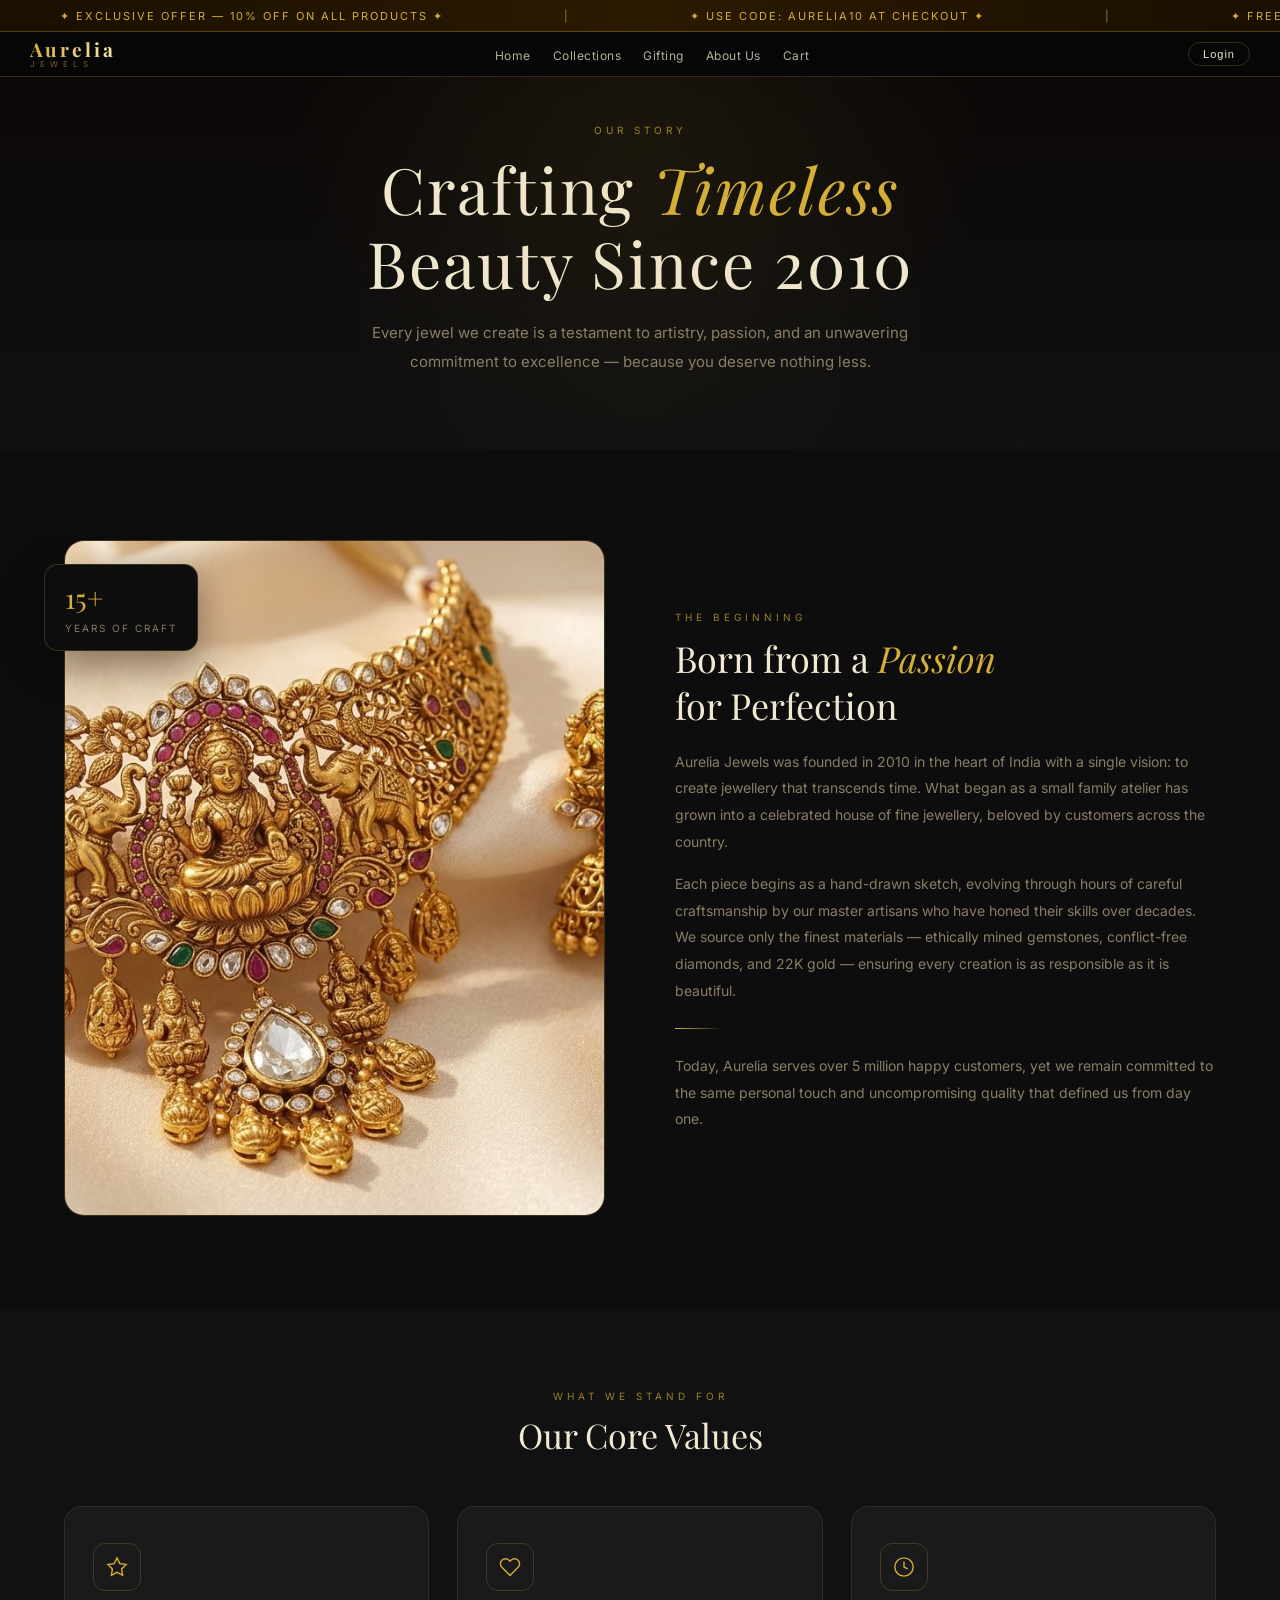
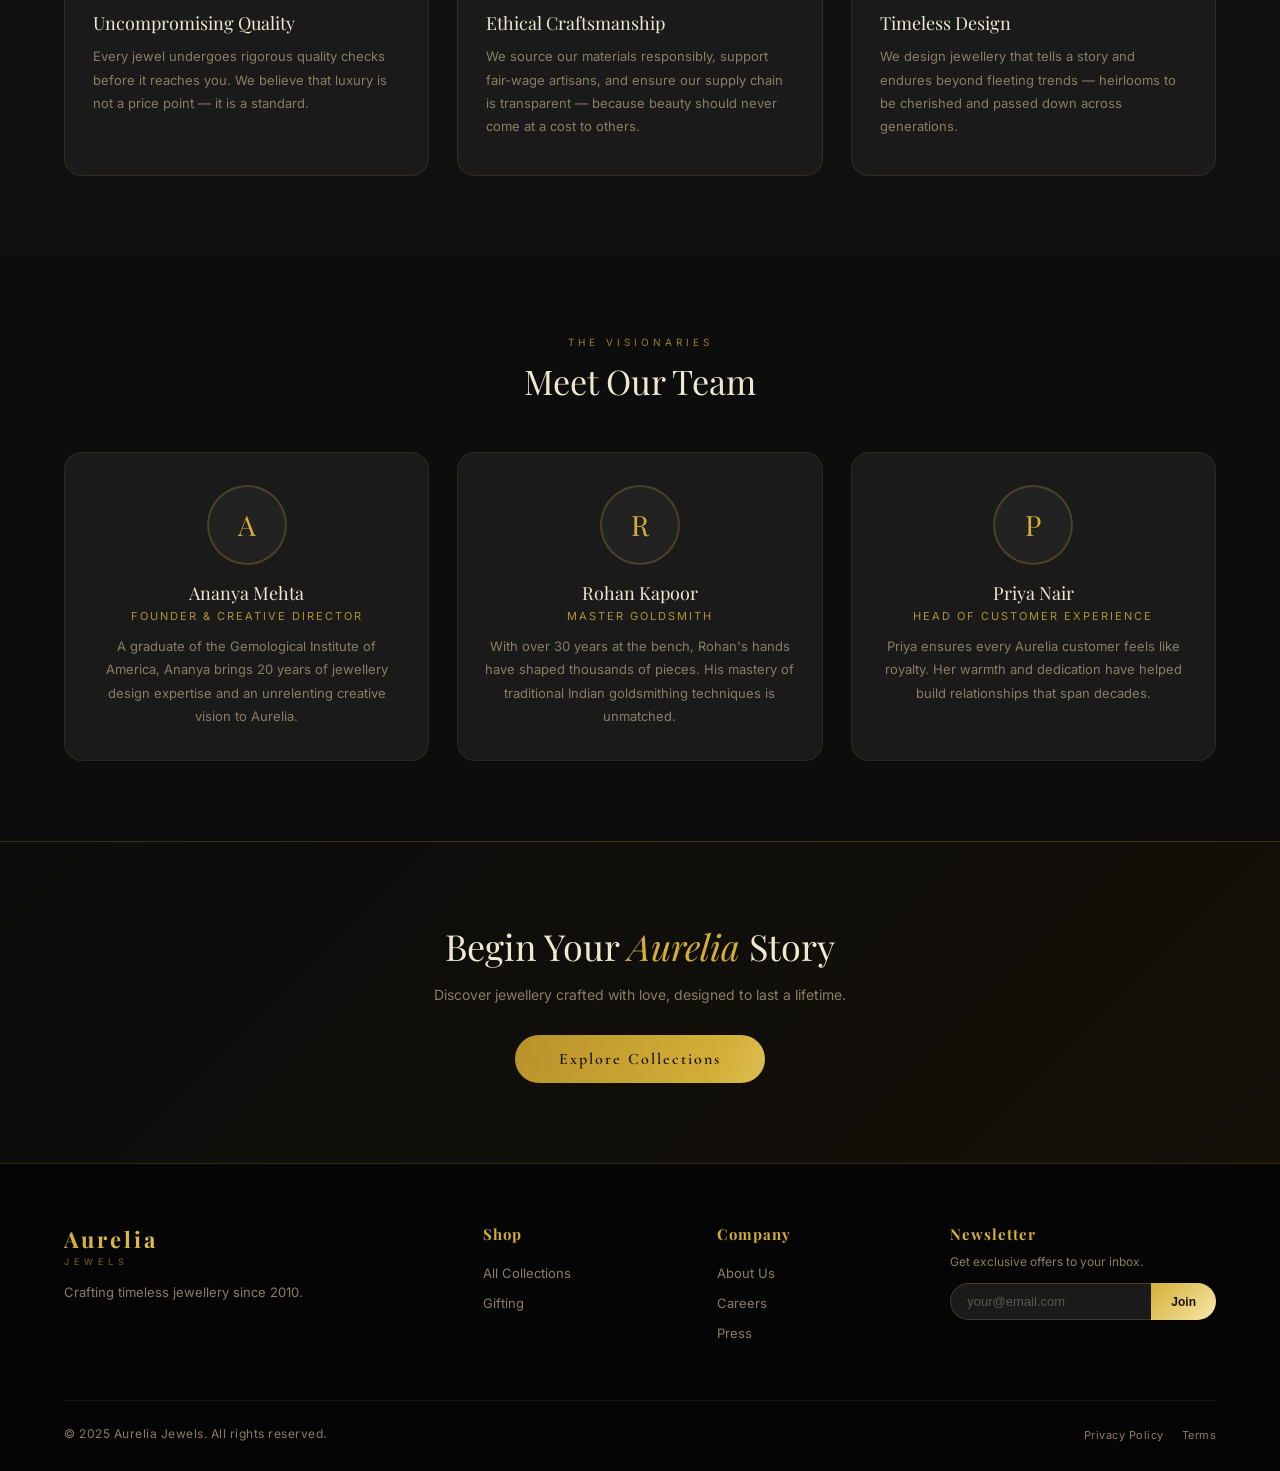
<file: project(website)/about.html>
<!DOCTYPE html>
<html lang="en">
<head>
  <title>About Us — Aurelia Jewels</title>
  <meta name="viewport" content="width=device-width, initial-scale=1.0">
  <link rel="stylesheet" href="index.css">
  <link href="https://fonts.googleapis.com/css2?family=Playfair+Display:ital,wght@0,400;0,600;0,700;1,400&family=Cormorant+Garamond:wght@300;400;500;600&family=Inter:wght@300;400;500&display=swap" rel="stylesheet">
  <style>
/* HERO */
.about-hero{
  min-height:50vh;
  display:flex;
  flex-direction:column;
  justify-content:center;
  align-items:center;
  text-align:center;
  padding:120px 5% 70px;
  background:linear-gradient(180deg,#0a0605,#111);
  position:relative;
  overflow:hidden;
}

.about-hero::before{
  content:'';
  position:absolute;
  top:-200px;
  left:50%;
  transform:translateX(-50%);
  width:700px;
  height:700px;
  background:radial-gradient(circle,rgba(212,175,55,0.08),transparent 70%);
}

/* COMMON LABEL */
.section-label{
  display:block;
  font-size:10px;
  letter-spacing:4px;
  text-transform:uppercase;
  color:var(--gold);
  opacity:.7;
}

/* HERO TEXT */
.about-hero .section-label{margin-bottom:16px}

.about-hero h1{
  font:clamp(36px,6vw,64px) 'Playfair Display',serif;
  letter-spacing:2px;
  line-height:1.15;
}

.about-hero h1 em{color:var(--gold);font-style:italic}

.about-hero p{
  max-width:560px;
  margin-top:20px;
  font-size:15px;
  line-height:1.9;
  color:var(--muted);
}

/* STORY */
.about-story{
  display:grid;
  grid-template-columns:1fr 1fr;
  gap:70px;
  align-items:center;
  padding:90px 5%;
  background:var(--dark1);
}

.story-img{position:relative}

.story-img img{
  width:100%;
  aspect-ratio:4/5;
  object-fit:cover;
  border-radius:20px;
  border:1px solid var(--border);
}

.story-img-accent{
  position:absolute;
  bottom:-18px;
  right:-18px;
  width:60%;
  aspect-ratio:1;
  border-radius:12px;
  background:var(--dark3);
  border:1px solid rgba(212,175,55,0.3);
  z-index:-1;
}

.story-badge{
  position:absolute;
  top:24px;
  left:-20px;
  padding:14px 20px;
  border-radius:14px;
  background:var(--dark1);
  border:1px solid var(--border);
  box-shadow:0 12px 40px rgba(0,0,0,.4);
}

.sb-num{
  display:block;
  font:28px 'Playfair Display',serif;
  color:var(--gold);
}

.sb-label{
  font-size:10px;
  letter-spacing:2px;
  text-transform:uppercase;
  color:var(--muted);
}

/* STORY TEXT */
.story-text .section-label{margin-bottom:12px}

.story-text h2{
  font:36px 'Playfair Display',serif;
  margin-bottom:20px;
  line-height:1.3;
}

.story-text h2 em{color:var(--gold);font-style:italic}

.story-text p{
  font-size:14px;
  line-height:1.9;
  color:var(--muted);
  margin-bottom:16px;
}

.story-divider{
  width:50px;
  height:1px;
  margin:24px 0;
  background:linear-gradient(90deg,var(--gold),transparent);
}

/* VALUES + TEAM (SHARED STRUCTURE) */
.about-values,
.about-team{
  padding:80px 5%;
  text-align:center;
}

.about-values{background:var(--dark2)}
.about-team{background:var(--dark1)}

.about-values h2,
.about-team h2{
  font:34px 'Playfair Display',serif;
  margin-bottom:48px;
}

/* GRIDS */
.values-grid,
.team-grid{
  display:grid;
  grid-template-columns:repeat(3,1fr);
  gap:28px;
}

/* VALUE CARD */
.value-card{
  padding:36px 28px;
  border-radius:18px;
  background:var(--dark3);
  border:1px solid rgba(212,175,55,0.12);
  text-align:left;
  transition:.4s;
}

.value-card:hover{
  transform:translateY(-6px);
  border-color:rgba(212,175,55,0.3);
  box-shadow:0 20px 50px rgba(0,0,0,.3);
}

.value-icon{
  width:48px;
  height:48px;
  display:grid;
  place-items:center;
  margin-bottom:20px;
  border-radius:12px;
  border:1px solid var(--border);
  color:var(--gold);
}

.value-card h3{
  font:18px 'Playfair Display',serif;
  margin-bottom:10px;
}

.value-card p{
  font-size:13px;
  line-height:1.8;
  color:var(--muted);
}

/* TEAM CARD */
.team-card{
  padding:32px 24px;
  border-radius:18px;
  background:var(--dark3);
  border:1px solid rgba(212,175,55,0.1);
  transition:.4s;
}

.team-card:hover{
  transform:translateY(-5px);
  border-color:rgba(212,175,55,0.25);
}

.team-avatar{
  width:80px;
  height:80px;
  margin:0 auto 16px;
  border-radius:50%;
  display:grid;
  place-items:center;
  border:2px solid var(--border);
  background:var(--dark4);
  font:28px 'Playfair Display',serif;
  color:var(--gold);
}

.team-card h3{
  font:18px 'Playfair Display',serif;
  margin-bottom:4px;
}

.role{
  font-size:11px;
  letter-spacing:2px;
  text-transform:uppercase;
  color:var(--gold);
  opacity:.8;
  margin-bottom:12px;
}

.team-card p{
  font-size:13px;
  line-height:1.8;
  color:var(--muted);
}

/* CTA */
.about-cta{
  padding:80px 5%;
  text-align:center;
  background:linear-gradient(135deg,#0d0d0d,#141008);
  border-top:1px solid var(--border);
}

.about-cta h2{
  font:36px 'Playfair Display',serif;
  margin-bottom:16px;
}

.about-cta h2 em{color:var(--gold);font-style:italic}

.about-cta p{
  font-size:14px;
  color:var(--muted);
  margin-bottom:32px;
}

.about-cta a{
  display:inline-block;
  padding:14px 44px;
  border-radius:50px;
  text-decoration:none;
  font:600 16px 'Cormorant Garamond',serif;
  letter-spacing:2px;
  background:linear-gradient(110deg,#b8922a,var(--gold),var(--gold-light),var(--gold));
  background-size:250%;
  color:#1a0f00;
  transition:.5s;
}

.about-cta a:hover{
  background-position:right;
  transform:translateY(-2px);
  box-shadow:0 8px 40px rgba(212,175,55,0.5);
}

/* RESPONSIVE */
@media (max-width:900px){
  .about-story{grid-template-columns:1fr}
  .story-badge{display:none}
  .values-grid,
  .team-grid{grid-template-columns:repeat(2,1fr)}
}

@media (max-width:540px){
  .values-grid,
  .team-grid{grid-template-columns:1fr}
}
    .  </style>
</head>
<body>

<div class="offer-banner">
  <div class="offer-track">
    <span>✦ Exclusive Offer — 10% Off on ALL Products ✦</span>
    <span class="dot">|</span>
    <span>✦ Use Code: AURELIA10 at Checkout ✦</span>
    <span class="dot">|</span>
    <span>✦ Free Shipping on Orders Above ₹5,000 ✦</span>
    <span class="dot">|</span>
    <span>✦ Exclusive Offer — 10% Off on ALL Products ✦</span>
    <span class="dot">|</span>
    <span>✦ Use Code: AURELIA10 at Checkout ✦</span>
    <span class="dot">|</span>
    <span>✦ Free Shipping on Orders Above ₹5,000 ✦</span>
    <span class="dot">|</span>
  </div>
</div>

<nav class="navbar">
  <div class="logo">
    <span class="logo-main">Aurelia</span>
    <span class="logo-sub">Jewels</span>
  </div>
  <ul class="nav-list">
    <li><a href="index.html">Home</a></li>
    <li><a href="collections.html">Collections</a></li>
    <li><a href="gifting.html">Gifting</a></li>
    <li><a href="about.html" class="active">About Us</a></li>
    <li><a href="cart.html">Cart</a></li>
  </ul>
  <div class="nav-right">
    <button class="nav-user-btn" id="navUserBtn" onclick="handleNavUser()">Login</button>
  </div>
</nav>

<section class="about-hero fade-in">
  <span class="section-label">Our Story</span>
  <h1>Crafting <em>Timeless</em><br>Beauty Since 2010</h1>
  <p>Every jewel we create is a testament to artistry, passion, and an unwavering commitment to excellence — because you deserve nothing less.</p>
</section>

<section class="about-story fade-in">
  <div class="story-img">
    <img src="trad.jpg" alt="Our Atelier">
    <div class="story-img-accent"></div>
    <div class="story-badge">
      <span class="sb-num">15+</span>
      <span class="sb-label">Years of Craft</span>
    </div>
  </div>
  <div class="story-text">
    <span class="section-label">The Beginning</span>
    <h2>Born from a <em>Passion</em><br>for Perfection</h2>
    <p>Aurelia Jewels was founded in 2010 in the heart of India with a single vision: to create jewellery that transcends time. What began as a small family atelier has grown into a celebrated house of fine jewellery, beloved by customers across the country.</p>
    <p>Each piece begins as a hand-drawn sketch, evolving through hours of careful craftsmanship by our master artisans who have honed their skills over decades. We source only the finest materials — ethically mined gemstones, conflict-free diamonds, and 22K gold — ensuring every creation is as responsible as it is beautiful.</p>
    <div class="story-divider"></div>
    <p>Today, Aurelia serves over 5 million happy customers, yet we remain committed to the same personal touch and uncompromising quality that defined us from day one.</p>
  </div>
</section>

<section class="about-values fade-in">
  <span class="section-label">What We Stand For</span>
  <h2>Our Core Values</h2>
  <div class="values-grid">
    <div class="value-card">
      <div class="value-icon">
        <svg width="22" height="22" viewBox="0 0 24 24" fill="none" stroke="currentColor" stroke-width="1.5"><path d="M12 2l3.09 6.26L22 9.27l-5 4.87 1.18 6.88L12 17.77l-6.18 3.25L7 14.14 2 9.27l6.91-1.01L12 2z"/></svg>
      </div>
      <h3>Uncompromising Quality</h3>
      <p>Every jewel undergoes rigorous quality checks before it reaches you. We believe that luxury is not a price point — it is a standard.</p>
    </div>
    <div class="value-card">
      <div class="value-icon">
        <svg width="22" height="22" viewBox="0 0 24 24" fill="none" stroke="currentColor" stroke-width="1.5"><path d="M20.84 4.61a5.5 5.5 0 0 0-7.78 0L12 5.67l-1.06-1.06a5.5 5.5 0 0 0-7.78 7.78l1.06 1.06L12 21.23l7.78-7.78 1.06-1.06a5.5 5.5 0 0 0 0-7.78z"/></svg>
      </div>
      <h3>Ethical Craftsmanship</h3>
      <p>We source our materials responsibly, support fair-wage artisans, and ensure our supply chain is transparent — because beauty should never come at a cost to others.</p>
    </div>
    <div class="value-card">
      <div class="value-icon">
        <svg width="22" height="22" viewBox="0 0 24 24" fill="none" stroke="currentColor" stroke-width="1.5"><circle cx="12" cy="12" r="10"/><path d="M12 6v6l4 2"/></svg>
      </div>
      <h3>Timeless Design</h3>
      <p>We design jewellery that tells a story and endures beyond fleeting trends — heirlooms to be cherished and passed down across generations.</p>
    </div>
  </div>
</section>

<section class="about-team fade-in">
  <span class="section-label">The Visionaries</span>
  <h2>Meet Our Team</h2>
  <div class="team-grid">
    <div class="team-card">
      <div class="team-avatar">A</div>
      <h3>Ananya Mehta</h3>
      <div class="role">Founder & Creative Director</div>
      <p>A graduate of the Gemological Institute of America, Ananya brings 20 years of jewellery design expertise and an unrelenting creative vision to Aurelia.</p>
    </div>
    <div class="team-card">
      <div class="team-avatar">R</div>
      <h3>Rohan Kapoor</h3>
      <div class="role">Master Goldsmith</div>
      <p>With over 30 years at the bench, Rohan's hands have shaped thousands of pieces. His mastery of traditional Indian goldsmithing techniques is unmatched.</p>
    </div>
    <div class="team-card">
      <div class="team-avatar">P</div>
      <h3>Priya Nair</h3>
      <div class="role">Head of Customer Experience</div>
      <p>Priya ensures every Aurelia customer feels like royalty. Her warmth and dedication have helped build relationships that span decades.</p>
    </div>
  </div>
</section>

<section class="about-cta fade-in">
  <h2>Begin Your <em>Aurelia</em> Story</h2>
  <p>Discover jewellery crafted with love, designed to last a lifetime.</p>
  <a href="collections.html">Explore Collections</a>
</section>

<footer>
  <div class="footer-top">
    <div class="footer-brand">
      <span class="logo-main">Aurelia</span>
      <span class="logo-sub">Jewels</span>
      <p>Crafting timeless jewellery since 2010.</p>
    </div>
    <div class="footer-col">
      <h4>Shop</h4>
      <ul><li><a href="collections.html">All Collections</a></li><li><a href="gifting.html">Gifting</a></li></ul>
    </div>
    <div class="footer-col">
      <h4>Company</h4>
      <ul><li><a href="about.html">About Us</a></li><li><a href="#">Careers</a></li><li><a href="#">Press</a></li></ul>
    </div>
    <div class="footer-col footer-newsletter">
      <h4>Newsletter</h4>
      <p style="font-size:12px;color:var(--muted)">Get exclusive offers to your inbox.</p>
      <div class="newsletter-wrap"><input type="email" placeholder="your@email.com"><button>Join</button></div>
    </div>
  </div>
  <div class="footer-bottom">
    <p>© 2025 Aurelia Jewels. All rights reserved.</p>
    <ul class="footer-bottom-links"><li><a href="#">Privacy Policy</a></li><li><a href="#">Terms</a></li></ul>
  </div>
</footer>

<script>
function isLoggedIn(){return !!localStorage.getItem('aurelia_user')}
function getUser(){return JSON.parse(localStorage.getItem('aurelia_user')||'null')}
function handleNavUser(){
  if(isLoggedIn()){localStorage.removeItem('aurelia_user');localStorage.removeItem('aurelia_cart');location.reload();}
  else window.location.href='login.html';
}
const btn=document.getElementById('navUserBtn');
if(isLoggedIn()){const u=getUser();btn.textContent='Logout ('+u.name+')';btn.classList.add('logged-in');}
const obs=new IntersectionObserver(e=>e.forEach(el=>{if(el.isIntersecting)el.target.classList.add('show')}),{threshold:0.1});
document.querySelectorAll('.fade-in').forEach(el=>obs.observe(el));
</script>
</body>
</html>
</file>
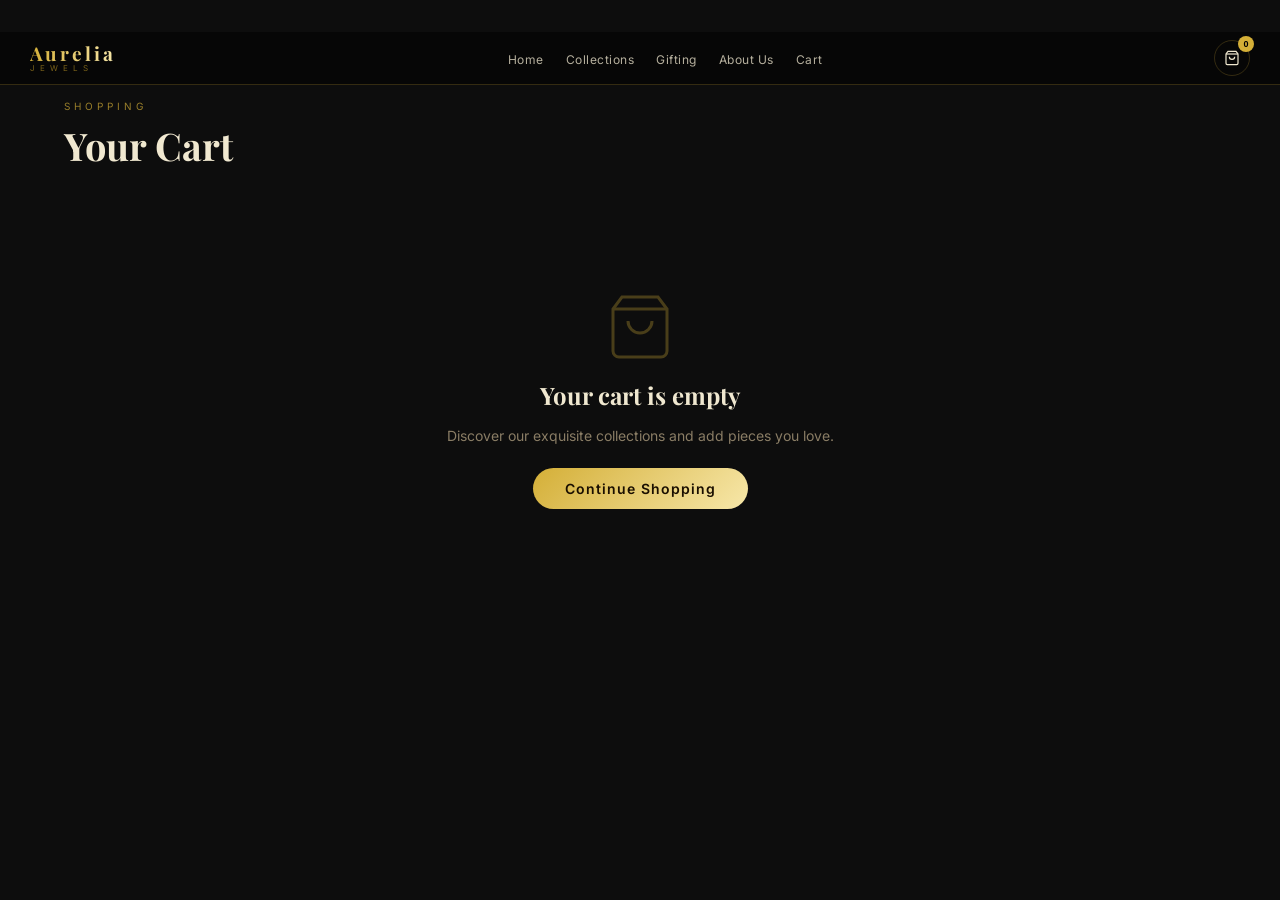
<file: project(website)/cart.html>
<!DOCTYPE html>
<html lang="en">
<head>
  <title>Your Cart — Aurelia Jewels</title>
  <meta name="viewport" content="width=device-width, initial-scale=1.0">
  <link href="https://fonts.googleapis.com/css2?family=Playfair+Display:ital,wght@0,400;0,600;0,700;1,400&family=Cormorant+Garamond:wght@300;400;500;600&family=Inter:wght@300;400;500&display=swap" rel="stylesheet">
  <link rel="stylesheet" href="index.css">
  <style>
    .cart-page{min-height:100vh;padding:100px 5% 60px;background:var(--dark1)}
    .cart-page-header{margin-bottom:40px}
    .cart-page-header .section-label{display:block;font-size:10px;letter-spacing:4px;text-transform:uppercase;color:var(--gold);margin-bottom:8px;opacity:0.7}
    .cart-page-header h1{font-family:'Playfair Display',serif;font-size:38px;color:var(--text)}
    .cart-layout{display:grid;grid-template-columns:1fr 360px;gap:36px;align-items:start}
    .cart-items-box{background:var(--dark3);border:1px solid var(--border);border-radius:20px;overflow:hidden}
    .cart-items-header{padding:20px 28px;border-bottom:1px solid var(--border);display:flex;justify-content:space-between;align-items:center}
    .cart-items-header h3{font-family:'Playfair Display',serif;font-size:18px;color:var(--gold)}
    .cart-items-header button{background:none;border:1px solid rgba(212,175,55,0.2);color:var(--muted);font-size:11px;padding:5px 14px;border-radius:20px;cursor:pointer;transition:0.3s;letter-spacing:1px}
    .cart-items-header button:hover{border-color:var(--gold);color:var(--gold)}
    .cart-item-row{display:flex;align-items:center;gap:18px;padding:20px 28px;border-bottom:1px solid rgba(212,175,55,0.07);transition:background 0.2s}
    .cart-item-row:last-child{border-bottom:none}
    .cart-item-row:hover{background:rgba(212,175,55,0.03)}
    .ci-img{width:80px;height:80px;border-radius:12px;object-fit:cover;border:1px solid var(--border);flex-shrink:0}
    .ci-info{flex:1}
    .ci-info h4{font-family:'Playfair Display',serif;font-size:16px;color:var(--text);margin-bottom:5px}
    .ci-info .ci-price{color:var(--gold);font-weight:600;font-size:14px}
    .ci-qty{display:flex;align-items:center;gap:10px;margin-top:12px}
    .ci-qty button{width:28px;height:28px;border:1px solid var(--border);border-radius:50%;background:none;color:var(--text);cursor:pointer;font-size:15px;display:flex;align-items:center;justify-content:center;transition:0.2s}
    .ci-qty button:hover{border-color:var(--gold);color:var(--gold)}
    .ci-qty span{font-size:14px;min-width:24px;text-align:center;color:var(--text)}
    .ci-subtotal{font-family:'Playfair Display',serif;font-size:16px;color:var(--gold);min-width:90px;text-align:right}
    .ci-remove{background:none;border:none;color:var(--muted);cursor:pointer;font-size:20px;padding:5px;transition:color 0.2s;margin-left:8px}
    .ci-remove:hover{color:#e55}

    /* SUMMARY */
    .cart-summary{background:var(--dark3);border:1px solid var(--border);border-radius:20px;padding:28px;position:sticky;top:90px}
    .cart-summary h3{font-family:'Playfair Display',serif;font-size:20px;color:var(--gold);margin-bottom:22px}
    .summary-row{display:flex;justify-content:space-between;font-size:13px;color:var(--muted);margin-bottom:12px}
    .summary-row.discount{color:#6fca6f}
    .summary-divider{height:1px;background:var(--border);margin:16px 0}
    .summary-total{display:flex;justify-content:space-between;align-items:center;margin-bottom:22px}
    .summary-total span{font-size:14px;color:var(--muted)}
    .summary-total strong{font-family:'Playfair Display',serif;font-size:24px;color:var(--gold)}
    .coupon-wrap{display:flex;gap:0;margin-bottom:18px}
    .coupon-wrap input{flex:1;background:rgba(255,255,255,0.04);border:1px solid var(--border);border-right:none;border-radius:10px 0 0 10px;padding:10px 14px;color:var(--text);font-size:12px;outline:none;transition:border-color 0.3s}
    .coupon-wrap input:focus{border-color:var(--gold)}
    .coupon-wrap input::placeholder{color:rgba(240,232,208,0.3)}
    .coupon-wrap button{padding:10px 16px;background:linear-gradient(135deg,#d4af37,#f7e7a9);border:none;border-radius:0 10px 10px 0;color:#1a0f00;font-weight:700;font-size:11px;cursor:pointer;white-space:nowrap;letter-spacing:1px;transition:0.3s}
    .coupon-wrap button:hover{box-shadow:0 4px 16px rgba(212,175,55,0.3)}
    .checkout-btn{width:100%;padding:15px;border:none;border-radius:50px;background:linear-gradient(110deg,#b8922a,#d4af37,#f7e7a9,#d4af37);background-size:250%;color:#1a0f00;font-family:'Cormorant Garamond',serif;font-size:17px;font-weight:600;letter-spacing:2px;cursor:pointer;transition:0.5s}
    .checkout-btn:hover{background-position:right;box-shadow:0 8px 36px rgba(212,175,55,0.5)}
    .secure-badge{display:flex;align-items:center;justify-content:center;gap:6px;margin-top:14px;font-size:11px;color:var(--muted);letter-spacing:1px}
    .secure-badge svg{opacity:0.5}

    /* EMPTY STATE */
    .cart-empty-state{text-align:center;padding:80px 40px;display:flex;flex-direction:column;align-items:center;gap:16px}
    .cart-empty-state svg{opacity:0.3}
    .cart-empty-state h3{font-family:'Playfair Display',serif;font-size:24px;color:var(--text)}
    .cart-empty-state p{color:var(--muted);font-size:14px}
    .cart-empty-state a{display:inline-block;margin-top:8px;padding:12px 32px;background:linear-gradient(135deg,#d4af37,#f7e7a9);color:#1a0f00;text-decoration:none;border-radius:50px;font-weight:600;font-size:14px;letter-spacing:1px;transition:0.3s}
    .cart-empty-state a:hover{box-shadow:0 8px 30px rgba(212,175,55,0.4);transform:translateY(-2px)}

    @media(max-width:900px){.cart-layout{grid-template-columns:1fr}.cart-summary{position:static}}

    /* ── CELEBRATION OVERLAY ── */
    #celebrationOverlay{
      position:fixed;inset:0;z-index:9000;
      display:flex;flex-direction:column;align-items:center;justify-content:center;
      background:rgba(5,4,2,0.92);backdrop-filter:blur(12px);
      opacity:0;pointer-events:none;
      transition:opacity 0.5s ease;
    }
    #celebrationOverlay.show{opacity:1;pointer-events:all}

    .celebration-card{
      background:linear-gradient(145deg,#161410,#1f1a0d);
      border:1px solid rgba(212,175,55,0.4);
      border-radius:28px;padding:54px 52px;text-align:center;
      position:relative;overflow:hidden;
      box-shadow:0 0 80px rgba(212,175,55,0.15);
      animation:cardPop 0.6s cubic-bezier(0.34,1.56,0.64,1) both;
      max-width:480px;width:90%;
    }
    @keyframes cardPop{from{transform:scale(0.7) translateY(40px);opacity:0}to{transform:scale(1) translateY(0);opacity:1}}

    /* shimmer line top */
    .celebration-card::before{
      content:'';position:absolute;top:0;left:10%;width:80%;height:1px;
      background:linear-gradient(90deg,transparent,#d4af37,transparent);
    }

    .cel-icon{
      font-size:64px;margin-bottom:20px;
      animation:iconBounce 0.8s cubic-bezier(0.34,1.56,0.64,1) 0.3s both;
      display:block;
    }
    @keyframes iconBounce{from{transform:scale(0) rotate(-20deg)}to{transform:scale(1) rotate(0)}}

    .cel-title{
      font-family:'Playfair Display',serif;
      font-size:32px;letter-spacing:2px;
      background:linear-gradient(90deg,#d4af37,#f7e7a9,#d4af37);
      background-size:200%;-webkit-background-clip:text;-webkit-text-fill-color:transparent;
      animation:shimmer 3s linear infinite,fadeUp 0.6s ease 0.4s both;
      margin-bottom:10px;
    }
    .cel-sub{
      font-size:13px;letter-spacing:3px;text-transform:uppercase;
      color:rgba(212,175,55,0.6);margin-bottom:24px;
      animation:fadeUp 0.6s ease 0.5s both;
    }
    .cel-msg{
      font-size:14px;color:#a09070;line-height:1.8;margin-bottom:32px;
      animation:fadeUp 0.6s ease 0.6s both;
    }
    @keyframes fadeUp{from{opacity:0;transform:translateY(16px)}to{opacity:1;transform:translateY(0)}}

    .cel-order{
      background:rgba(212,175,55,0.07);border:1px solid rgba(212,175,55,0.2);
      border-radius:14px;padding:16px 24px;margin-bottom:28px;
      animation:fadeUp 0.6s ease 0.7s both;
    }
    .cel-order-label{font-size:10px;letter-spacing:3px;text-transform:uppercase;color:#8a7d65;margin-bottom:6px}
    .cel-order-num{font-family:'Playfair Display',serif;font-size:22px;color:#d4af37;letter-spacing:4px}

    .cel-btn{
      display:inline-block;padding:14px 40px;border:none;border-radius:50px;
      background:linear-gradient(110deg,#b8922a,#d4af37,#f7e7a9,#d4af37);background-size:250%;
      color:#1a0f00;font-family:'Cormorant Garamond',serif;font-size:16px;font-weight:600;
      letter-spacing:2px;cursor:pointer;transition:0.5s;
      animation:fadeUp 0.6s ease 0.8s both;
    }
    .cel-btn:hover{background-position:right;box-shadow:0 8px 36px rgba(212,175,55,0.5);transform:translateY(-2px)}

    /* ── CANVAS CONFETTI ── */
    #confettiCanvas{
      position:fixed;inset:0;z-index:8999;pointer-events:none;
    }

    /* ── FLOATING GEMS ── */
    .gem{
      position:fixed;z-index:9001;pointer-events:none;font-size:22px;
      animation:gemFloat var(--dur,2.5s) ease-out var(--delay,0s) forwards;
      opacity:0;
    }
    @keyframes gemFloat{
      0%{opacity:1;transform:translate(0,0) rotate(0deg) scale(1)}
      100%{opacity:0;transform:translate(var(--tx,0px),var(--ty,-300px)) rotate(var(--rot,360deg)) scale(0.3)}
    }

    /* pulse ring behind card */
    .cel-ring{
      position:absolute;border-radius:50%;border:1px solid rgba(212,175,55,0.2);
      animation:ringPulse 2s ease-out infinite;pointer-events:none;
    }
    @keyframes ringPulse{0%{transform:scale(0.8);opacity:0.6}100%{transform:scale(2.5);opacity:0}}
  </style>
</head>
<body>

<nav class="navbar">
  <div class="logo">
    <span class="logo-main">Aurelia</span>
    <span class="logo-sub">Jewels</span>
  </div>
  <ul class="nav-list">
    <li><a href="index.html">Home</a></li>
    <li><a href="collections.html">Collections</a></li>
    <li><a href="gifting.html">Gifting</a></li>
    <li><a href="about.html">About Us</a></li>
    <li><a href="cart.html" class="active">Cart</a></li>
  </ul>
  <div class="nav-right">
    <button class="cart-btn" title="Cart">
      <svg width="16" height="16" viewBox="0 0 24 24" fill="none" stroke="currentColor" stroke-width="1.8">
        <path d="M6 2L3 6v14a2 2 0 0 0 2 2h14a2 2 0 0 0 2-2V6l-3-4z"/>
        <line x1="3" y1="6" x2="21" y2="6"/>
        <path d="M16 10a4 4 0 0 1-8 0"/>
      </svg>
      <span class="cart-count visible" id="cartCount">0</span>
    </button>

  </div>
</nav>

<div class="cart-page">
  <div class="cart-page-header">
    <span class="section-label">Shopping</span>
    <h1>Your Cart</h1>
  </div>

  <!-- EMPTY STATE -->
  <div id="emptyState" style="display:none">
    <div class="cart-empty-state">
      <svg width="72" height="72" viewBox="0 0 24 24" fill="none" stroke="#d4af37" stroke-width="1">
        <path d="M6 2L3 6v14a2 2 0 0 0 2 2h14a2 2 0 0 0 2-2V6l-3-4z"/>
        <line x1="3" y1="6" x2="21" y2="6"/>
        <path d="M16 10a4 4 0 0 1-8 0"/>
      </svg>
      <h3>Your cart is empty</h3>
      <p>Discover our exquisite collections and add pieces you love.</p>
      <a href="accessory.html">Continue Shopping</a>
    </div>
  </div>

  <!-- CART LAYOUT -->
  <div class="cart-layout" id="cartLayout">
    <div class="cart-items-box">
      <div class="cart-items-header">
        <h3>Items (<span id="itemCount">0</span>)</h3>
        <button onclick="clearCart()">Clear All</button>
      </div>
      <div id="cartItemsList"></div>
    </div>

    <div class="cart-summary">
      <h3>Order Summary</h3>
      <div class="summary-row"><span>Subtotal</span><span id="sumSubtotal">₹0</span></div>
      <div class="summary-row discount" id="discountRow" style="display:none"><span>Discount (10%)</span><span id="sumDiscount">-₹0</span></div>
      <div class="summary-row"><span>Shipping</span><span id="sumShipping">₹200</span></div>
      <div class="summary-divider"></div>
      <div class="summary-total">
        <span>Total</span>
        <strong id="sumTotal">₹0</strong>
      </div>
      <div class="coupon-wrap">
        <input type="text" id="couponInput" placeholder="Enter coupon code">
        <button onclick="applyCoupon()">Apply</button>
      </div>
      <button class="checkout-btn" onclick="checkout()">Proceed to Checkout</button>
      <div class="secure-badge">
        <svg width="12" height="12" viewBox="0 0 24 24" fill="none" stroke="currentColor" stroke-width="2"><rect x="3" y="11" width="18" height="11" rx="2"/><path d="M7 11V7a5 5 0 0 1 10 0v4"/></svg>
        Secure Checkout · SSL Encrypted
      </div>
    </div>
  </div>
</div>

<!-- CONFETTI CANVAS -->
<canvas id="confettiCanvas"></canvas>

<!-- CELEBRATION OVERLAY -->
<div id="celebrationOverlay">
  <div class="celebration-card" id="celebrationCard">
    <div class="cel-ring" style="width:200px;height:200px;top:50%;left:50%;margin:-100px 0 0 -100px;animation-delay:0s"></div>
    <div class="cel-ring" style="width:200px;height:200px;top:50%;left:50%;margin:-100px 0 0 -100px;animation-delay:0.6s"></div>
    <span class="cel-icon">💎</span>
    <h2 class="cel-title">Order Confirmed!</h2>
    <p class="cel-sub">✦ Thank You for Shopping with Aurelia ✦</p>
    <p class="cel-msg">Your exquisite jewellery is being carefully prepared and will be delivered to you wrapped in our signature luxury packaging.</p>
    <div class="cel-order">
      <div class="cel-order-label">Your Order Number</div>
      <div class="cel-order-num" id="orderNum">#AUR-000000</div>
    </div>
    <button class="cel-btn" onclick="closeCelebration()">Continue Shopping</button>
  </div>
</div>

<div class="toast" id="toast"></div>

<script>
  // No login required — cart works for all visitors

  let discountApplied = false;

  function loadCart() { return JSON.parse(localStorage.getItem('aurelia_cart') || '[]'); }
  function saveCart(cart) { localStorage.setItem('aurelia_cart', JSON.stringify(cart)); }

  function renderCart() {
    const cart = loadCart();
    const count = cart.reduce((s, i) => s + i.qty, 0);
    document.getElementById('cartCount').textContent = count;
    document.getElementById('itemCount').textContent = count;

    const list = document.getElementById('cartItemsList');
    list.innerHTML = '';

    if (cart.length === 0) {
      document.getElementById('emptyState').style.display = 'block';
      document.getElementById('cartLayout').style.display = 'none';
      return;
    }
    document.getElementById('emptyState').style.display = 'none';
    document.getElementById('cartLayout').style.display = 'grid';

    cart.forEach(item => {
      const row = document.createElement('div');
      row.className = 'cart-item-row';
      const subtotal = (item.num * item.qty).toLocaleString('en-IN');
      row.innerHTML = `
        <img class="ci-img" src="${item.img}" alt="${item.name}">
        <div class="ci-info">
          <h4>${item.name}</h4>
          <div class="ci-price">₹${item.price}</div>
          <div class="ci-qty">
            <button onclick="changeQty('${item.name}',-1)">−</button>
            <span>${item.qty}</span>
            <button onclick="changeQty('${item.name}',1)">+</button>
          </div>
        </div>
        <div class="ci-subtotal">₹${subtotal}</div>
        <button class="ci-remove" onclick="removeItem('${item.name}')" title="Remove">×</button>
      `;
      list.appendChild(row);
    });

    updateSummary(cart);
  }

  function updateSummary(cart) {
    const subtotal = cart.reduce((s, i) => s + i.num * i.qty, 0);
    const shipping = subtotal > 5000 ? 0 : 200;
    const discount = discountApplied ? Math.round(subtotal * 0.1) : 0;
    const total = subtotal - discount + shipping;

    document.getElementById('sumSubtotal').textContent = '₹' + subtotal.toLocaleString('en-IN');
    document.getElementById('sumShipping').textContent = shipping === 0 ? 'Free' : '₹200';
    document.getElementById('discountRow').style.display = discountApplied ? 'flex' : 'none';
    document.getElementById('sumDiscount').textContent = '-₹' + discount.toLocaleString('en-IN');
    document.getElementById('sumTotal').textContent = '₹' + total.toLocaleString('en-IN');
  }

  function changeQty(name, delta) {
    let cart = loadCart();
    const item = cart.find(i => i.name === name);
    if (!item) return;
    item.qty += delta;
    if (item.qty <= 0) cart = cart.filter(i => i.name !== name);
    saveCart(cart);
    renderCart();
  }

  function removeItem(name) {
    let cart = loadCart().filter(i => i.name !== name);
    saveCart(cart);
    renderCart();
    showToast('Item removed');
  }

  function clearCart() {
    saveCart([]);
    discountApplied = false;
    renderCart();
    showToast('Cart cleared');
  }

  function applyCoupon() {
    const code = document.getElementById('couponInput').value.trim().toUpperCase();
    if (code === 'AURELIA10') {
      discountApplied = true;
      renderCart();
      showToast('✦ 10% discount applied!');
    } else {
      showToast('Invalid coupon code');
    }
  }

  function checkout() {
    const cart = loadCart();
    if (cart.length === 0) { showToast('Your cart is empty'); return; }
    launchCelebration();
  }

  function showToast(msg) {
    const t = document.getElementById('toast');
    t.textContent = msg; t.classList.add('show');
    setTimeout(() => t.classList.remove('show'), 3000);
  }

  /* ── CELEBRATION ── */
  function launchCelebration() {
    // Generate order number
    const orderNum = '#AUR-' + Math.floor(100000 + Math.random() * 900000);
    document.getElementById('orderNum').textContent = orderNum;

    // Show overlay
    const overlay = document.getElementById('celebrationOverlay');
    overlay.classList.add('show');

    // Launch confetti
    startConfetti();

    // Launch floating gems
    launchGems();

    // Clear cart after celebration shown
    setTimeout(() => { saveCart([]); renderCart(); }, 500);
  }

  function closeCelebration() {
    document.getElementById('celebrationOverlay').classList.remove('show');
    stopConfetti();
    document.querySelectorAll('.gem').forEach(g => g.remove());
  }

  /* ── CONFETTI ENGINE ── */
  const canvas = document.getElementById('confettiCanvas');
  const ctx = canvas.getContext('2d');
  let confettiParticles = [];
  let confettiRunning = false;
  let confettiRAF;

  function resizeCanvas() {
    canvas.width = window.innerWidth;
    canvas.height = window.innerHeight;
  }
  resizeCanvas();
  window.addEventListener('resize', resizeCanvas);

  const COLORS = ['#d4af37','#f7e7a9','#ffffff','#c5a059','#ffe066','#b8922a','#fff3b0','#ffd700'];
  const SHAPES = ['rect','circle','diamond'];

  function makeParticle() {
    return {
      x: Math.random() * canvas.width,
      y: -20,
      size: 6 + Math.random() * 10,
      color: COLORS[Math.floor(Math.random() * COLORS.length)],
      shape: SHAPES[Math.floor(Math.random() * SHAPES.length)],
      speedY: 2 + Math.random() * 4,
      speedX: (Math.random() - 0.5) * 3,
      spin: (Math.random() - 0.5) * 0.2,
      angle: Math.random() * Math.PI * 2,
      opacity: 1,
      wobble: Math.random() * Math.PI * 2,
      wobbleSpeed: 0.05 + Math.random() * 0.08,
    };
  }

  function drawParticle(p) {
    ctx.save();
    ctx.globalAlpha = p.opacity;
    ctx.translate(p.x, p.y);
    ctx.rotate(p.angle);
    ctx.fillStyle = p.color;
    if (p.shape === 'rect') {
      ctx.fillRect(-p.size / 2, -p.size / 4, p.size, p.size / 2);
    } else if (p.shape === 'circle') {
      ctx.beginPath();
      ctx.arc(0, 0, p.size / 2, 0, Math.PI * 2);
      ctx.fill();
    } else { // diamond
      ctx.beginPath();
      ctx.moveTo(0, -p.size / 2);
      ctx.lineTo(p.size / 2, 0);
      ctx.lineTo(0, p.size / 2);
      ctx.lineTo(-p.size / 2, 0);
      ctx.closePath();
      ctx.fill();
    }
    ctx.restore();
  }

  function confettiLoop() {
    ctx.clearRect(0, 0, canvas.width, canvas.height);
    // Spawn bursts
    if (confettiRunning) {
      for (let i = 0; i < 6; i++) confettiParticles.push(makeParticle());
    }
    confettiParticles.forEach(p => {
      p.wobble += p.wobbleSpeed;
      p.x += p.speedX + Math.sin(p.wobble) * 1.5;
      p.y += p.speedY;
      p.angle += p.spin;
      if (p.y > canvas.height * 0.7) p.opacity -= 0.02;
      drawParticle(p);
    });
    confettiParticles = confettiParticles.filter(p => p.opacity > 0);
    confettiRAF = requestAnimationFrame(confettiLoop);
  }

  function startConfetti() {
    confettiRunning = true;
    confettiParticles = [];
    // Burst from center top
    for (let i = 0; i < 120; i++) {
      const p = makeParticle();
      p.x = canvas.width / 2 + (Math.random() - 0.5) * 300;
      p.speedY = 1 + Math.random() * 5;
      p.speedX = (Math.random() - 0.5) * 8;
      confettiParticles.push(p);
    }
    confettiLoop();
    // Stop spawning new ones after 3s
    setTimeout(() => { confettiRunning = false; }, 3000);
  }

  function stopConfetti() {
    confettiRunning = false;
    cancelAnimationFrame(confettiRAF);
    ctx.clearRect(0, 0, canvas.width, canvas.height);
    confettiParticles = [];
  }

  /* ── FLOATING GEMS ── */
  const gemEmojis = ['💎','✨','⭐','🌟','💫','👑','💍','🏅'];

  function launchGems() {
    for (let i = 0; i < 18; i++) {
      setTimeout(() => {
        const gem = document.createElement('div');
        gem.className = 'gem';
        gem.textContent = gemEmojis[Math.floor(Math.random() * gemEmojis.length)];
        const startX = 10 + Math.random() * 80; // vw %
        const tx = (Math.random() - 0.5) * 200;
        const ty = -(150 + Math.random() * 300);
        const rot = (Math.random() - 0.5) * 720;
        const dur = 1.8 + Math.random() * 1.5;
        gem.style.cssText = `
          left:${startX}vw;
          bottom:20vh;
          --tx:${tx}px;
          --ty:${ty}px;
          --rot:${rot}deg;
          --dur:${dur}s;
          --delay:${Math.random() * 0.8}s;
          font-size:${18 + Math.random() * 20}px;
        `;
        document.body.appendChild(gem);
        setTimeout(() => gem.remove(), (dur + 1) * 1000);
      }, i * 120);
    }
  }

  renderCart();
</script>
</body>
</html>
</file>
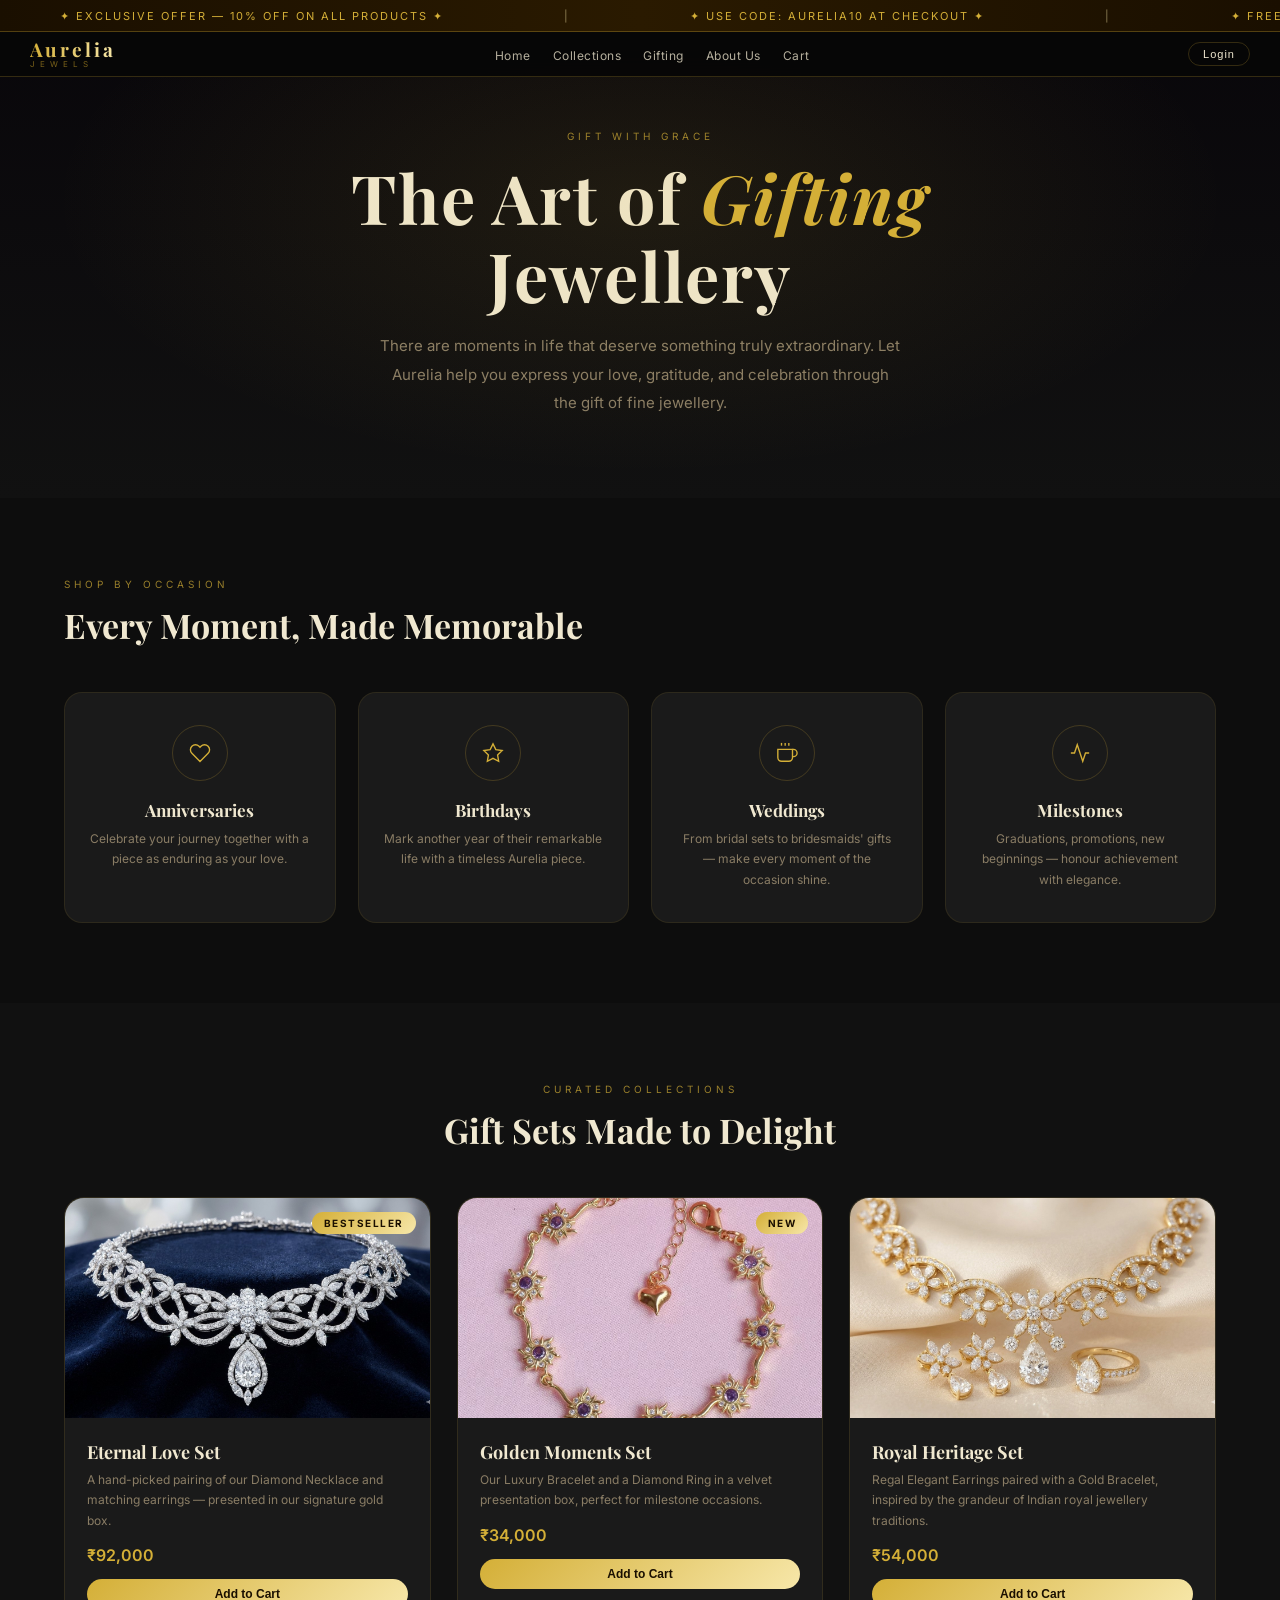
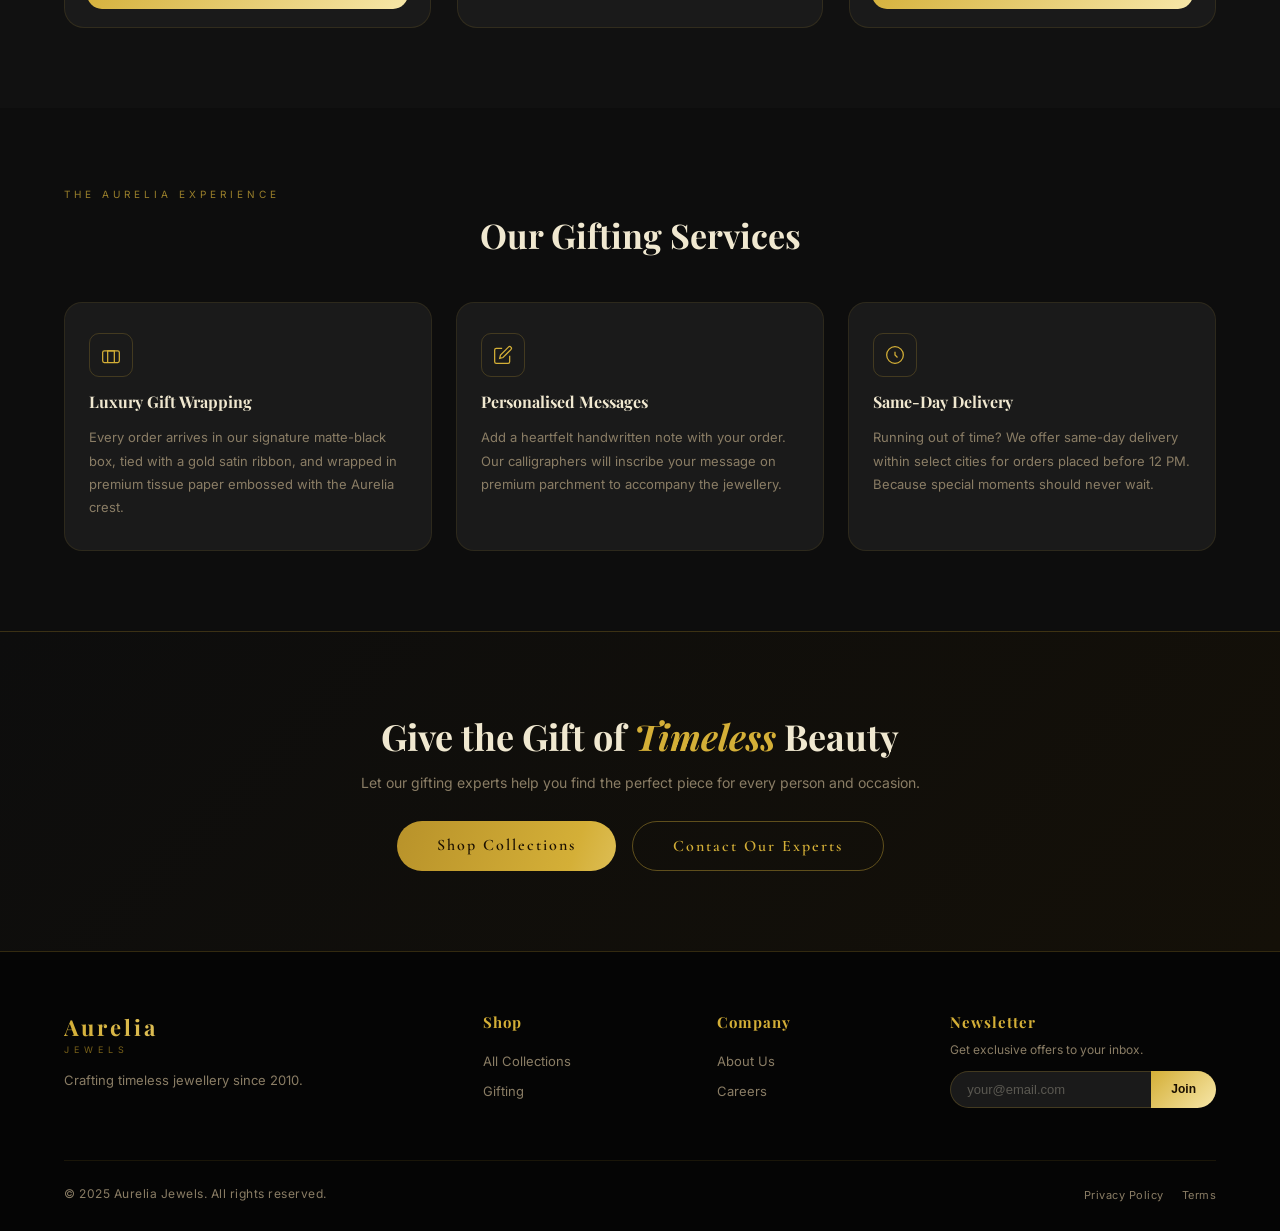
<file: project(website)/gifting.html>
<!DOCTYPE html>
<html lang="en">
<head>
  <title>Gifting — Aurelia Jewels</title>
  <meta name="viewport" content="width=device-width, initial-scale=1.0">
  <link rel="stylesheet" href="index.css">
  <link href="https://fonts.googleapis.com/css2?family=Playfair+Display:ital,wght@0,400;0,600;0,700;1,400&family=Cormorant+Garamond:wght@300;400;500;600&family=Inter:wght@300;400;500&display=swap" rel="stylesheet">
  <style>
    .gift-hero{min-height:55vh;display:flex;flex-direction:column;justify-content:center;align-items:center;text-align:center;padding:130px 5% 80px;background:linear-gradient(180deg,#08060a,#111111);position:relative;overflow:hidden}
    .gift-hero::before{content:'';position:absolute;inset:0;background:radial-gradient(ellipse at 50% 40%,rgba(212,175,55,0.1) 0%,transparent 65%);pointer-events:none}
    .gift-hero .section-label{display:block;font-size:10px;letter-spacing:4px;text-transform:uppercase;color:var(--gold);margin-bottom:16px;opacity:0.7}
    .gift-hero h1{font-family:'Playfair Display',serif;font-size:clamp(36px,6vw,68px);color:var(--text);letter-spacing:2px;line-height:1.15}
    .gift-hero h1 em{color:var(--gold);font-style:italic}
    .gift-hero p{max-width:520px;color:var(--muted);font-size:15px;line-height:1.9;margin-top:18px}

    /* OCCASIONS */
    .gift-occasions{padding:80px 5%;background:var(--dark1)}
    .gift-occasions .section-label{display:block;font-size:10px;letter-spacing:4px;text-transform:uppercase;color:var(--gold);margin-bottom:12px;opacity:0.7}
    .gift-occasions h2{font-family:'Playfair Display',serif;font-size:34px;color:var(--text);margin-bottom:44px}
    .occasions-grid{display:grid;grid-template-columns:repeat(4,1fr);gap:22px}
    .occasion-card{background:var(--dark3);border:1px solid rgba(212,175,55,0.1);border-radius:18px;padding:32px 24px;text-align:center;cursor:pointer;transition:0.4s;text-decoration:none;display:block}
    .occasion-card:hover{transform:translateY(-7px);border-color:rgba(212,175,55,0.35);box-shadow:0 20px 50px rgba(0,0,0,0.4),0 0 0 1px rgba(212,175,55,0.15)}
    .occasion-icon{width:56px;height:56px;border:1px solid var(--border);border-radius:50%;display:flex;align-items:center;justify-content:center;color:var(--gold);margin:0 auto 18px}
    .occasion-card h3{font-family:'Playfair Display',serif;font-size:17px;color:var(--text);margin-bottom:8px}
    .occasion-card p{color:var(--muted);font-size:12px;line-height:1.7}

    /* GIFT SETS */
    .gift-sets{padding:80px 5%;background:var(--dark2);text-align:center}
    .gift-sets .section-label{display:block;font-size:10px;letter-spacing:4px;text-transform:uppercase;color:var(--gold);margin-bottom:12px;opacity:0.7}
    .gift-sets h2{font-family:'Playfair Display',serif;font-size:34px;color:var(--text);margin-bottom:44px}
    .sets-grid{display:grid;grid-template-columns:repeat(3,1fr);gap:26px}
    .set-card{background:var(--dark3);border:1px solid rgba(212,175,55,0.12);border-radius:20px;overflow:hidden;transition:0.4s;text-align:left}
    .set-card:hover{transform:translateY(-7px);border-color:rgba(212,175,55,0.3);box-shadow:0 20px 50px rgba(0,0,0,0.4)}
    .set-img{height:220px;overflow:hidden;position:relative}
    .set-img img{width:100%;height:100%;object-fit:cover;transition:transform 0.5s}
    .set-card:hover .set-img img{transform:scale(1.06)}
    .set-badge{position:absolute;top:14px;right:14px;background:linear-gradient(135deg,#d4af37,#f7e7a9);color:#1a0f00;font-size:10px;font-weight:700;letter-spacing:1.5px;padding:5px 12px;border-radius:20px}
    .set-content{padding:22px 22px 18px}
    .set-content h3{font-family:'Playfair Display',serif;font-size:18px;color:var(--text);margin-bottom:6px}
    .set-content .set-desc{color:var(--muted);font-size:12px;line-height:1.7;margin-bottom:14px}
    .set-content .set-price{color:var(--gold);font-weight:600;font-size:16px;margin-bottom:14px}
    .set-content .shop-btn{width:100%;padding:8px;font-size:12px}

    /* SERVICES */
    .gift-services{padding:80px 5%;background:var(--dark1)}
    .gift-services .section-label{display:block;font-size:10px;letter-spacing:4px;text-transform:uppercase;color:var(--gold);margin-bottom:12px;opacity:0.7}
    .gift-services h2{font-family:'Playfair Display',serif;font-size:34px;color:var(--text);margin-bottom:44px;text-align:center}
    .services-grid{display:grid;grid-template-columns:repeat(3,1fr);gap:24px}
    .service-card{background:var(--dark3);border:1px solid rgba(212,175,55,0.1);border-radius:18px;padding:30px 24px;display:flex;flex-direction:column;gap:14px;transition:0.3s}
    .service-card:hover{border-color:rgba(212,175,55,0.28);box-shadow:0 12px 40px rgba(0,0,0,0.3)}
    .service-card .svc-icon{width:44px;height:44px;border:1px solid var(--border);border-radius:10px;display:flex;align-items:center;justify-content:center;color:var(--gold)}
    .service-card h3{font-family:'Playfair Display',serif;font-size:16px;color:var(--text)}
    .service-card p{color:var(--muted);font-size:13px;line-height:1.8}

    /* CTA */
    .gift-cta{padding:80px 5%;background:linear-gradient(135deg,#0d0d0d,#141008);border-top:1px solid var(--border);text-align:center}
    .gift-cta h2{font-family:'Playfair Display',serif;font-size:36px;color:var(--text);margin-bottom:14px}
    .gift-cta h2 em{color:var(--gold);font-style:italic}
    .gift-cta p{color:var(--muted);font-size:14px;margin-bottom:30px}
    .gift-cta-btns{display:flex;gap:16px;justify-content:center;flex-wrap:wrap}
    .gift-cta-btns a{padding:14px 40px;border-radius:50px;font-family:'Cormorant Garamond',serif;font-size:16px;font-weight:600;letter-spacing:2px;text-decoration:none;transition:0.4s}
    .gift-cta-btns .btn-primary{background:linear-gradient(110deg,#b8922a,#d4af37,#f7e7a9,#d4af37);background-size:250%;color:#1a0f00}
    .gift-cta-btns .btn-primary:hover{background-position:right;box-shadow:0 8px 36px rgba(212,175,55,0.5);transform:translateY(-2px)}
    .gift-cta-btns .btn-outline{border:1px solid rgba(212,175,55,0.4);color:var(--gold)}
    .gift-cta-btns .btn-outline:hover{background:rgba(212,175,55,0.08);border-color:var(--gold);transform:translateY(-2px)}

    @media(max-width:900px){.occasions-grid{grid-template-columns:repeat(2,1fr)}.sets-grid,.services-grid{grid-template-columns:1fr 1fr}}
    @media(max-width:540px){.occasions-grid,.sets-grid,.services-grid{grid-template-columns:1fr}}
  </style>
</head>
<body>

<div class="offer-banner">
  <div class="offer-track">
    <span>✦ Exclusive Offer — 10% Off on ALL Products ✦</span>
    <span class="dot">|</span>
    <span>✦ Use Code: AURELIA10 at Checkout ✦</span>
    <span class="dot">|</span>
    <span>✦ Free Shipping on Orders Above ₹5,000 ✦</span>
    <span class="dot">|</span>
    <span>✦ Exclusive Offer — 10% Off on ALL Products ✦</span>
    <span class="dot">|</span>
    <span>✦ Use Code: AURELIA10 at Checkout ✦</span>
    <span class="dot">|</span>
    <span>✦ Free Shipping on Orders Above ₹5,000 ✦</span>
    <span class="dot">|</span>
  </div>
</div>

<nav class="navbar">
  <div class="logo">
    <span class="logo-main">Aurelia</span>
    <span class="logo-sub">Jewels</span>
  </div>
  <ul class="nav-list">
    <li><a href="index.html">Home</a></li>
    <li><a href="collections.html">Collections</a></li>
    <li><a href="gifting.html" class="active">Gifting</a></li>
    <li><a href="about.html">About Us</a></li>
    <li><a href="cart.html">Cart</a></li>
  </ul>
  <div class="nav-right">
    <button class="nav-user-btn" id="navUserBtn" onclick="handleNavUser()">Login</button>
  </div>
</nav>

<section class="gift-hero fade-in">
  <span class="section-label">Gift with Grace</span>
  <h1>The Art of <em>Gifting</em><br>Jewellery</h1>
  <p>There are moments in life that deserve something truly extraordinary. Let Aurelia help you express your love, gratitude, and celebration through the gift of fine jewellery.</p>
</section>

<section class="gift-occasions fade-in">
  <span class="section-label">Shop by Occasion</span>
  <h2>Every Moment, Made Memorable</h2>
  <div class="occasions-grid">
    <a href="collections.html" class="occasion-card">
      <div class="occasion-icon">
        <svg width="22" height="22" viewBox="0 0 24 24" fill="none" stroke="currentColor" stroke-width="1.5"><path d="M20.84 4.61a5.5 5.5 0 0 0-7.78 0L12 5.67l-1.06-1.06a5.5 5.5 0 0 0-7.78 7.78l1.06 1.06L12 21.23l7.78-7.78 1.06-1.06a5.5 5.5 0 0 0 0-7.78z"/></svg>
      </div>
      <h3>Anniversaries</h3>
      <p>Celebrate your journey together with a piece as enduring as your love.</p>
    </a>
    <a href="collections.html" class="occasion-card">
      <div class="occasion-icon">
        <svg width="22" height="22" viewBox="0 0 24 24" fill="none" stroke="currentColor" stroke-width="1.5"><path d="M12 2l3.09 6.26L22 9.27l-5 4.87 1.18 6.88L12 17.77l-6.18 3.25L7 14.14 2 9.27l6.91-1.01L12 2z"/></svg>
      </div>
      <h3>Birthdays</h3>
      <p>Mark another year of their remarkable life with a timeless Aurelia piece.</p>
    </a>
    <a href="collections.html" class="occasion-card">
      <div class="occasion-icon">
        <svg width="22" height="22" viewBox="0 0 24 24" fill="none" stroke="currentColor" stroke-width="1.5"><path d="M18 8h1a4 4 0 0 1 0 8h-1"/><path d="M2 8h16v9a4 4 0 0 1-4 4H6a4 4 0 0 1-4-4V8z"/><line x1="6" y1="1" x2="6" y2="4"/><line x1="10" y1="1" x2="10" y2="4"/><line x1="14" y1="1" x2="14" y2="4"/></svg>
      </div>
      <h3>Weddings</h3>
      <p>From bridal sets to bridesmaids' gifts — make every moment of the occasion shine.</p>
    </a>
    <a href="collections.html" class="occasion-card">
      <div class="occasion-icon">
        <svg width="22" height="22" viewBox="0 0 24 24" fill="none" stroke="currentColor" stroke-width="1.5"><polyline points="22 12 18 12 15 21 9 3 6 12 2 12"/></svg>
      </div>
      <h3>Milestones</h3>
      <p>Graduations, promotions, new beginnings — honour achievement with elegance.</p>
    </a>
  </div>
</section>

<section class="gift-sets fade-in">
  <span class="section-label">Curated Collections</span>
  <h2>Gift Sets Made to Delight</h2>
  <div class="sets-grid">
    <div class="set-card">
      <div class="set-img">
        <img src="necklace.jpg" alt="Eternal Love Set">
        <span class="set-badge">BESTSELLER</span>
      </div>
      <div class="set-content">
        <h3>Eternal Love Set</h3>
        <p class="set-desc">A hand-picked pairing of our Diamond Necklace and matching earrings — presented in our signature gold box.</p>
        <p class="set-price">₹92,000</p>
        <button class="shop-btn" onclick="addToCart()">Add to Cart</button>
      </div>
    </div>
    <div class="set-card">
      <div class="set-img">
        <img src="bracelet.jpg" alt="Golden Moments Set">
        <span class="set-badge">NEW</span>
      </div>
      <div class="set-content">
        <h3>Golden Moments Set</h3>
        <p class="set-desc">Our Luxury Bracelet and a Diamond Ring in a velvet presentation box, perfect for milestone occasions.</p>
        <p class="set-price">₹34,000</p>
        <button class="shop-btn" onclick="addToCart()">Add to Cart</button>
      </div>
    </div>
    <div class="set-card">
      <div class="set-img">
        <img src="diamond.jpg" alt="Royal Heritage Set">
      </div>
      <div class="set-content">
        <h3>Royal Heritage Set</h3>
        <p class="set-desc">Regal Elegant Earrings paired with a Gold Bracelet, inspired by the grandeur of Indian royal jewellery traditions.</p>
        <p class="set-price">₹54,000</p>
        <button class="shop-btn" onclick="addToCart()">Add to Cart</button>
      </div>
    </div>
  </div>
</section>

<section class="gift-services fade-in">
  <span class="section-label">The Aurelia Experience</span>
  <h2>Our Gifting Services</h2>
  <div class="services-grid">
    <div class="service-card">
      <div class="svc-icon">
        <svg width="20" height="20" viewBox="0 0 24 24" fill="none" stroke="currentColor" stroke-width="1.5"><path d="M20 7H4a2 2 0 0 0-2 2v10a2 2 0 0 0 2 2h16a2 2 0 0 0 2-2V9a2 2 0 0 0-2-2z"/><polyline points="16 21 16 7 8 7 8 21"/></svg>
      </div>
      <h3>Luxury Gift Wrapping</h3>
      <p>Every order arrives in our signature matte-black box, tied with a gold satin ribbon, and wrapped in premium tissue paper embossed with the Aurelia crest.</p>
    </div>
    <div class="service-card">
      <div class="svc-icon">
        <svg width="20" height="20" viewBox="0 0 24 24" fill="none" stroke="currentColor" stroke-width="1.5"><path d="M11 4H4a2 2 0 0 0-2 2v14a2 2 0 0 0 2 2h14a2 2 0 0 0 2-2v-7"/><path d="M18.5 2.5a2.121 2.121 0 0 1 3 3L12 15l-4 1 1-4 9.5-9.5z"/></svg>
      </div>
      <h3>Personalised Messages</h3>
      <p>Add a heartfelt handwritten note with your order. Our calligraphers will inscribe your message on premium parchment to accompany the jewellery.</p>
    </div>
    <div class="service-card">
      <div class="svc-icon">
        <svg width="20" height="20" viewBox="0 0 24 24" fill="none" stroke="currentColor" stroke-width="1.5"><circle cx="12" cy="12" r="10"/><path d="M12 8v4l3 3"/></svg>
      </div>
      <h3>Same-Day Delivery</h3>
      <p>Running out of time? We offer same-day delivery within select cities for orders placed before 12 PM. Because special moments should never wait.</p>
    </div>
  </div>
</section>

<section class="gift-cta fade-in">
  <h2>Give the Gift of <em>Timeless</em> Beauty</h2>
  <p>Let our gifting experts help you find the perfect piece for every person and occasion.</p>
  <div class="gift-cta-btns">
    <a href="collections.html" class="btn-primary">Shop Collections</a>
    <a href="about.html" class="btn-outline">Contact Our Experts</a>
  </div>
</section>

<footer>
  <div class="footer-top">
    <div class="footer-brand">
      <span class="logo-main">Aurelia</span>
      <span class="logo-sub">Jewels</span>
      <p>Crafting timeless jewellery since 2010.</p>
    </div>
    <div class="footer-col">
      <h4>Shop</h4>
      <ul><li><a href="collections.html">All Collections</a></li><li><a href="gifting.html">Gifting</a></li></ul>
    </div>
    <div class="footer-col">
      <h4>Company</h4>
      <ul><li><a href="about.html">About Us</a></li><li><a href="#">Careers</a></li></ul>
    </div>
    <div class="footer-col footer-newsletter">
      <h4>Newsletter</h4>
      <p style="font-size:12px;color:var(--muted)">Get exclusive offers to your inbox.</p>
      <div class="newsletter-wrap"><input type="email" placeholder="your@email.com"><button>Join</button></div>
    </div>
  </div>
  <div class="footer-bottom">
    <p>© 2025 Aurelia Jewels. All rights reserved.</p>
    <ul class="footer-bottom-links"><li><a href="#">Privacy Policy</a></li><li><a href="#">Terms</a></li></ul>
  </div>
</footer>

<div class="toast" id="toast"></div>

<script>
function isLoggedIn(){return !!localStorage.getItem('aurelia_user')}
function getUser(){return JSON.parse(localStorage.getItem('aurelia_user')||'null')}
function handleNavUser(){
  if(isLoggedIn()){localStorage.removeItem('aurelia_user');localStorage.removeItem('aurelia_cart');location.reload();}
  else window.location.href='login.html';
}
function showToast(msg){
  const t=document.getElementById('toast');t.textContent=msg;t.classList.add('show');
  setTimeout(()=>t.classList.remove('show'),3000);
}
function addToCart(){
  if(!isLoggedIn()){showToast('Please login to add items to cart');setTimeout(()=>window.location.href='login.html',1200);return;}
  showToast('✦ Gift set added to cart!');
}
const btn=document.getElementById('navUserBtn');
if(isLoggedIn()){const u=getUser();btn.textContent='Logout ('+u.name+')';btn.classList.add('logged-in');}
const obs=new IntersectionObserver(e=>e.forEach(el=>{if(el.isIntersecting)el.target.classList.add('show')}),{threshold:0.1});
document.querySelectorAll('.fade-in').forEach(el=>obs.observe(el));
</script>
</body>
</html>
</file>
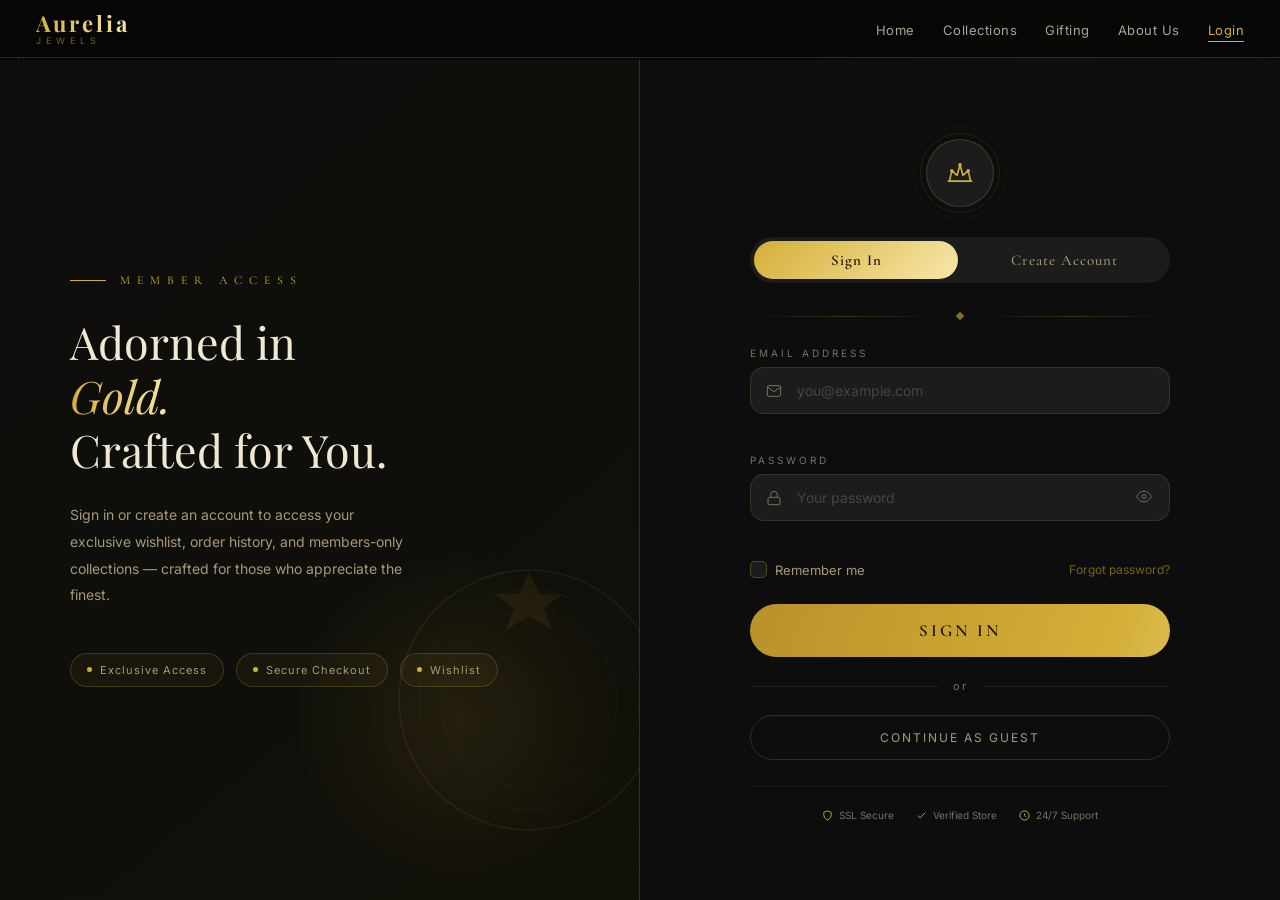
<file: project(website)/login.html>
<!DOCTYPE html>
<html lang="en">
<head>
  <title>Login — Aurelia Jewels</title>
  <meta name="viewport" content="width=device-width, initial-scale=1.0">
  <link href="https://fonts.googleapis.com/css2?family=Playfair+Display:ital,wght@0,400;0,600;0,700;1,400&family=Cormorant+Garamond:wght@300;400;500;600&family=Inter:wght@300;400;500&display=swap" rel="stylesheet">
  <style>
    *, *::before, *::after { box-sizing: border-box; margin: 0; padding: 0; }

    :root {
      --gold:        #d4af37;
      --gold-light:  #f7e7a9;
      --gold-dim:    #7a621a;
      --gold-glow:   rgba(212,175,55,0.15);
      --black:       #070707;
      --dark1:       #0d0d0d;
      --dark2:       #141414;
      --dark3:       #1c1c1c;
      --dark4:       #252525;
      --border:      rgba(212,175,55,0.22);
      --border-hi:   rgba(212,175,55,0.55);
      --text:        #f0e8d0;
      --muted:       #7a7060;
      --muted-hi:    #a89878;
      --error:       #e05252;
      --error-bg:    rgba(224,82,82,0.08);
      --success:     #4caf82;
      --success-bg:  rgba(76,175,130,0.08);
    }

    html, body { height: 100%; }

    body {
      background: var(--black);
      font-family: 'Inter', sans-serif;
      color: var(--text);
      min-height: 100vh;
      display: flex;
      flex-direction: column;
      overflow-x: hidden;
    }

    /* background light pools */
    .bg-lights {
      position: fixed; inset: 0; pointer-events: none; z-index: 0;
    }
    .bg-lights::before {
      content: '';
      position: absolute; top: -20%; right: -10%;
      width: 700px; height: 700px;
      background: radial-gradient(circle, rgba(212,175,55,0.08) 0%, transparent 65%);
      animation: driftA 18s ease-in-out infinite alternate;
    }
    .bg-lights::after {
      content: '';
      position: absolute; bottom: -15%; left: -10%;
      width: 600px; height: 600px;
      background: radial-gradient(circle, rgba(212,175,55,0.05) 0%, transparent 65%);
      animation: driftB 14s ease-in-out infinite alternate;
    }
    @keyframes driftA { from{transform:translate(0,0)} to{transform:translate(-40px,40px)} }
    @keyframes driftB { from{transform:translate(0,0)} to{transform:translate(50px,-30px)} }

    /* corner ornaments */
    .orn { position: fixed; width: 90px; height: 90px; pointer-events: none; z-index: 1; }
    .orn-tl { top: 18px; left: 18px; }
    .orn-tr { top: 18px; right: 18px; transform: scaleX(-1); }
    .orn-bl { bottom: 18px; left: 18px; transform: scaleY(-1); }
    .orn-br { bottom: 18px; right: 18px; transform: scale(-1,-1); }

    /* NAVBAR */
    .navbar {
      position: fixed; top: 0; left: 0; width: 100%;
      display: flex; align-items: center; justify-content: space-between;
      padding: 12px 36px;
      background: rgba(7,7,7,0.92);
      backdrop-filter: blur(16px);
      border-bottom: 1px solid var(--border);
      z-index: 1000;
    }
    .logo { display: flex; flex-direction: column; line-height: 1; }
    .logo-main {
      font-family: 'Playfair Display', serif;
      font-size: 22px; font-weight: 700; letter-spacing: 3px;
      background: linear-gradient(90deg, #d4af37, #f7e7a9, #d4af37);
      background-size: 200%;
      -webkit-background-clip: text; -webkit-text-fill-color: transparent;
      animation: shimmer 4s linear infinite;
    }
    .logo-sub { font-size: 9px; letter-spacing: 5px; color: var(--gold-dim); text-transform: uppercase; margin-top: 2px; }
    @keyframes shimmer { 0%{background-position:-100%} 100%{background-position:200%} }
    .nav-links { display: flex; list-style: none; gap: 28px; }
    .nav-links a {
      text-decoration: none; color: rgba(240,232,208,0.7);
      font-size: 13px; letter-spacing: 0.5px;
      position: relative; transition: color 0.3s;
    }
    .nav-links a::after {
      content: ''; position: absolute; left: 0; bottom: -4px;
      width: 0; height: 1px; background: var(--gold); transition: width 0.3s;
    }
    .nav-links a:hover { color: var(--gold); }
    .nav-links a:hover::after, .nav-links a.active::after { width: 100%; }
    .nav-links a.active { color: var(--gold); }

    /* PAGE LAYOUT */
    .page {
      flex: 1; display: grid; grid-template-columns: 1fr 1fr;
      min-height: 100vh; padding-top: 60px; position: relative; z-index: 2;
    }

    /* LEFT BRAND PANEL */
    .left-panel {
      display: flex; flex-direction: column;
      justify-content: center; padding: 80px 70px;
      background: linear-gradient(140deg, #0d0d0d 0%, #111008 100%);
      border-right: 1px solid var(--border);
      position: relative; overflow: hidden;
    }
    .left-panel::before {
      content: ''; position: absolute; bottom: 0; right: 0;
      width: 360px; height: 360px;
      background: radial-gradient(circle, rgba(212,175,55,0.1) 0%, transparent 65%);
      pointer-events: none;
    }
    .left-eyebrow {
      font-family: 'Cormorant Garamond', serif;
      font-size: 12px; letter-spacing: 7px; color: var(--gold);
      text-transform: uppercase; margin-bottom: 28px;
      display: flex; align-items: center; gap: 14px;
    }
    .left-eyebrow::before { content: ''; display: block; width: 36px; height: 1px; background: var(--gold); flex-shrink: 0; }
    .left-headline {
      font-family: 'Playfair Display', serif;
      font-size: clamp(36px, 3.5vw, 52px);
      font-weight: 400; line-height: 1.2;
      color: var(--text); margin-bottom: 26px;
    }
    .left-headline em {
      font-style: italic;
      background: linear-gradient(90deg, #d4af37, #f7e7a9);
      -webkit-background-clip: text; -webkit-text-fill-color: transparent;
    }
    .left-desc {
      font-size: 14px; line-height: 1.9; color: var(--muted-hi);
      max-width: 340px; margin-bottom: 44px;
    }
    .feature-chips { display: flex; gap: 12px; flex-wrap: wrap; }
    .chip {
      display: flex; align-items: center; gap: 8px;
      background: rgba(212,175,55,0.05); border: 1px solid var(--border);
      border-radius: 50px; padding: 9px 16px;
      font-size: 11px; letter-spacing: 1px; color: var(--muted-hi);
      transition: all 0.3s;
    }
    .chip:hover { border-color: var(--gold); background: rgba(212,175,55,0.1); color: var(--gold); }
    .chip .dot { width: 5px; height: 5px; border-radius: 50%; background: var(--gold); }
    .ring-deco {
      position: absolute; bottom: 50px; right: -40px;
      opacity: 0.09; animation: spin 55s linear infinite;
    }
    @keyframes spin { from{transform:rotate(0deg)} to{transform:rotate(360deg)} }

    /* RIGHT FORM PANEL */
    .right-panel {
      display: flex; flex-direction: column;
      align-items: center; justify-content: center;
      padding: 60px 70px; background: var(--dark1);
    }
    .form-box {
      width: 100%; max-width: 420px;
      animation: riseIn 0.8s cubic-bezier(0.22,1,0.36,1) both;
    }
    @keyframes riseIn { from{opacity:0;transform:translateY(30px)} to{opacity:1;transform:translateY(0)} }

    /* crown icon */
    .crown-wrap { display: flex; justify-content: center; margin-bottom: 30px; }
    .crown-circle {
      width: 68px; height: 68px; border-radius: 50%;
      background: var(--dark3); border: 1px solid var(--border);
      display: flex; align-items: center; justify-content: center;
      position: relative;
    }
    .crown-circle::before {
      content: ''; position: absolute; inset: -7px;
      border-radius: 50%; border: 1px solid rgba(212,175,55,0.12);
    }
    .crown-circle::after {
      content: ''; position: absolute; inset: -14px;
      border-radius: 50%; border: 1px solid rgba(212,175,55,0.06);
    }

    .form-heading {
      font-family: 'Playfair Display', serif;
      font-size: 30px; font-weight: 600;
      text-align: center; color: var(--text); margin-bottom: 6px;
    }
    .form-sub { text-align: center; font-size: 13px; color: var(--muted); margin-bottom: 32px; }

    .gold-sep {
      display: flex; align-items: center; gap: 14px; margin-bottom: 28px;
    }
    .gold-sep span { flex: 1; height: 1px; background: linear-gradient(90deg, transparent, var(--border), transparent); }
    .gold-sep .gem { width: 6px; height: 6px; background: var(--gold); transform: rotate(45deg); opacity: 0.6; }

    /* FIELDS */
    .field { margin-bottom: 6px; }
    .field label {
      display: block; font-size: 10px; letter-spacing: 3px;
      text-transform: uppercase; color: var(--muted); margin-bottom: 8px;
    }
    .input-wrap { position: relative; }
    .input-icon {
      position: absolute; left: 16px; top: 50%;
      transform: translateY(-50%); color: var(--muted);
      pointer-events: none; transition: color 0.3s;
    }
    .input-wrap:focus-within .input-icon { color: var(--gold); }
    .input-wrap input {
      width: 100%; background: var(--dark3);
      border: 1.5px solid rgba(212,175,55,0.15);
      border-radius: 14px; padding: 14px 18px 14px 46px;
      color: var(--text); font-family: 'Inter', sans-serif; font-size: 14px;
      outline: none; transition: border-color 0.3s, background 0.3s, box-shadow 0.3s;
    }
    .input-wrap input::placeholder { color: rgba(240,232,208,0.2); }
    .input-wrap input:focus {
      border-color: var(--gold);
      background: rgba(212,175,55,0.04);
      box-shadow: 0 0 0 4px rgba(212,175,55,0.08);
    }
    .input-wrap input.input-error {
      border-color: var(--error) !important;
      background: var(--error-bg) !important;
      box-shadow: 0 0 0 4px rgba(224,82,82,0.08) !important;
    }
    .input-wrap input.input-ok {
      border-color: var(--success) !important;
      background: var(--success-bg) !important;
    }
    .input-status {
      position: absolute; right: 14px; top: 50%;
      transform: translateY(-50%); font-size: 16px;
      pointer-events: none; opacity: 0; transition: opacity 0.3s;
    }
    .input-status.show { opacity: 1; }
    .eye-btn {
      position: absolute; right: 14px; top: 50%;
      transform: translateY(-50%);
      background: none; border: none; color: var(--muted);
      cursor: pointer; padding: 4px; transition: color 0.3s;
    }
    .eye-btn:hover { color: var(--gold); }

    /* field error message */
    .field-msg {
      font-size: 11px; letter-spacing: 0.3px;
      margin-top: 6px; padding-left: 4px;
      min-height: 16px; transition: opacity 0.3s;
      opacity: 0;
    }
    .field-msg.show { opacity: 1; }
    .field-msg.err { color: var(--error); }
    .field-msg.ok  { color: var(--success); }

    .field-group { margin-bottom: 18px; }

    /* password strength */
    .strength-bar {
      display: flex; gap: 4px; margin-top: 8px; height: 3px;
    }
    .strength-bar span {
      flex: 1; border-radius: 2px;
      background: rgba(255,255,255,0.08);
      transition: background 0.4s;
    }
    .strength-label {
      font-size: 10px; letter-spacing: 1px; margin-top: 5px;
      color: var(--muted); transition: color 0.3s;
    }

    /* options row */
    .options-row {
      display: flex; align-items: center;
      justify-content: space-between; margin-bottom: 26px;
    }
    .remember {
      display: flex; align-items: center; gap: 8px;
      cursor: pointer; font-size: 13px; color: var(--muted-hi); user-select: none;
    }
    .remember input[type=checkbox] {
      appearance: none; width: 17px; height: 17px;
      border: 1px solid rgba(212,175,55,0.3); border-radius: 5px;
      background: var(--dark3); cursor: pointer; position: relative; transition: all 0.2s;
    }
    .remember input[type=checkbox]:checked { background: var(--gold); border-color: var(--gold); }
    .remember input[type=checkbox]:checked::after {
      content: ''; position: absolute; left: 4px; top: 1px;
      width: 5px; height: 9px;
      border-right: 2px solid #000; border-bottom: 2px solid #000;
      transform: rotate(45deg);
    }
    .forgot { font-size: 12px; color: var(--gold-dim); text-decoration: none; transition: color 0.3s; }
    .forgot:hover { color: var(--gold); }

    /* SUBMIT BUTTON */
    .submit-btn {
      width: 100%; padding: 16px;
      border: none; border-radius: 50px;
      background: linear-gradient(110deg, #b8922a 0%, #d4af37 35%, #f7e7a9 65%, #d4af37 100%);
      background-size: 250%; background-position: 0%;
      color: #1a0f00;
      font-family: 'Cormorant Garamond', serif;
      font-size: 17px; font-weight: 600;
      letter-spacing: 3px; text-transform: uppercase;
      cursor: pointer; position: relative; overflow: hidden;
      transition: background-position 0.6s, transform 0.2s, box-shadow 0.3s, opacity 0.3s;
    }
    .submit-btn::before {
      content: ''; position: absolute;
      top: 0; left: -100%; width: 60%; height: 100%;
      background: linear-gradient(90deg, transparent, rgba(255,255,255,0.28), transparent);
      transition: left 0.7s ease;
    }
    .submit-btn:hover:not(:disabled) {
      background-position: 100%;
      box-shadow: 0 6px 40px rgba(212,175,55,0.42), 0 0 0 1px rgba(212,175,55,0.28);
      transform: translateY(-2px);
    }
    .submit-btn:hover::before { left: 150%; }
    .submit-btn:active:not(:disabled) { transform: translateY(0); }
    .submit-btn:disabled { opacity: 0.45; cursor: not-allowed; }
    .submit-btn.loading { pointer-events: none; }
    .submit-btn .btn-text { transition: opacity 0.2s; }
    .submit-btn .btn-spinner { display: none; }
    .submit-btn.loading .btn-text { opacity: 0; }
    .submit-btn.loading .btn-spinner { display: inline-block; }

    /* spinner */
    @keyframes spin-small { to { transform: rotate(360deg); } }
    .spinner {
      display: inline-block; width: 18px; height: 18px;
      border: 2px solid rgba(26,15,0,0.3);
      border-top-color: #1a0f00;
      border-radius: 50%;
      animation: spin-small 0.7s linear infinite;
      vertical-align: middle;
    }

    /* divider */
    .sep { display: flex; align-items: center; gap: 14px; margin: 22px 0; }
    .sep span { flex: 1; height: 1px; background: rgba(212,175,55,0.1); }
    .sep em { font-style: normal; font-size: 11px; letter-spacing: 2px; color: var(--muted); }

    /* guest button */
    .guest-btn {
      width: 100%; padding: 14px;
      border: 1px solid rgba(212,175,55,0.2); border-radius: 50px;
      background: transparent; color: var(--muted-hi);
      font-family: 'Inter', sans-serif; font-size: 12px;
      letter-spacing: 2px; cursor: pointer; transition: all 0.3s; text-transform: uppercase;
    }
    .guest-btn:hover { background: rgba(212,175,55,0.07); border-color: var(--gold); color: var(--gold); }

    /* links */
    .bottom-links { text-align: center; margin-top: 24px; font-size: 13px; color: var(--muted); }
    .bottom-links a { color: var(--gold); text-decoration: none; font-weight: 500; transition: opacity 0.2s; }
    .bottom-links a:hover { opacity: 0.7; }

    /* trust badges */
    .trust-row {
      display: flex; justify-content: center; gap: 22px;
      margin-top: 26px; padding-top: 22px;
      border-top: 1px solid rgba(212,175,55,0.08);
    }
    .trust-badge { display: flex; align-items: center; gap: 6px; font-size: 10px; color: var(--muted); }

    /* form success overlay */
    .form-success {
      position: absolute; inset: 0;
      background: var(--dark1);
      display: flex; flex-direction: column;
      align-items: center; justify-content: center;
      gap: 16px; opacity: 0; pointer-events: none;
      transition: opacity 0.5s; border-radius: 28px;
      text-align: center; padding: 40px;
    }
    .form-success.show { opacity: 1; pointer-events: all; }
    .form-success .success-icon {
      width: 72px; height: 72px; border-radius: 50%;
      background: var(--success-bg); border: 1px solid var(--success);
      display: flex; align-items: center; justify-content: center;
      font-size: 30px; animation: popIn 0.5s cubic-bezier(0.22,1,0.36,1) both;
    }
    @keyframes popIn { from{transform:scale(0.5);opacity:0} to{transform:scale(1);opacity:1} }
    .form-success h3 {
      font-family: 'Playfair Display', serif; font-size: 24px;
      background: linear-gradient(90deg,#d4af37,#f7e7a9);
      -webkit-background-clip: text; -webkit-text-fill-color: transparent;
    }
    .form-success p { font-size: 14px; color: var(--muted-hi); }

    /* form wrapper needs relative for success overlay */
    .form-wrapper { position: relative; }

    /* toast */
    .toast {
      position: fixed; bottom: 32px; left: 50%;
      transform: translateX(-50%) translateY(16px);
      background: var(--dark4); border: 1px solid var(--border-hi);
      color: var(--gold); padding: 12px 30px; border-radius: 50px;
      font-size: 13px; letter-spacing: 1px; opacity: 0;
      pointer-events: none; transition: opacity 0.4s, transform 0.4s;
      z-index: 9999; white-space: nowrap;
    }
    .toast.show { opacity: 1; transform: translateX(-50%) translateY(0); }

    /* tab switcher (login / register) */
    .tab-bar {
      display: flex; margin-bottom: 30px;
      background: var(--dark3); border-radius: 50px;
      padding: 4px; gap: 4px;
    }
    .tab-btn {
      flex: 1; padding: 10px;
      border: none; border-radius: 50px;
      background: transparent; color: var(--muted-hi);
      font-family: 'Cormorant Garamond', serif;
      font-size: 15px; font-weight: 500; letter-spacing: 1px;
      cursor: pointer; transition: all 0.3s;
    }
    .tab-btn.active {
      background: linear-gradient(135deg, #d4af37, #f7e7a9);
      color: #1a0f00; font-weight: 600;
    }

    /* panels for login / register */
    .form-panel { display: none; }
    .form-panel.active { display: block; }

    @media (max-width: 860px) {
      .page { grid-template-columns: 1fr; }
      .left-panel { display: none; }
      .right-panel { padding: 80px 28px 40px; }
      .nav-links { display: none; }
    }
  </style>
</head>
<body>

<div class="bg-lights"></div>

<!-- corner ornaments -->
<svg class="orn orn-tl" viewBox="0 0 90 90" fill="none">
  <path d="M0 72 L0 0 L72 0" stroke="#d4af37" stroke-width="0.8" opacity="0.4"/>
  <path d="M0 45 L0 0 L45 0" stroke="#d4af37" stroke-width="0.4" opacity="0.2"/>
  <circle cx="0" cy="0" r="4" fill="#d4af37" opacity="0.5"/>
</svg>
<svg class="orn orn-tr" viewBox="0 0 90 90" fill="none">
  <path d="M0 72 L0 0 L72 0" stroke="#d4af37" stroke-width="0.8" opacity="0.4"/>
  <circle cx="0" cy="0" r="4" fill="#d4af37" opacity="0.5"/>
</svg>
<svg class="orn orn-bl" viewBox="0 0 90 90" fill="none">
  <path d="M0 72 L0 0 L72 0" stroke="#d4af37" stroke-width="0.8" opacity="0.4"/>
  <circle cx="0" cy="0" r="4" fill="#d4af37" opacity="0.5"/>
</svg>
<svg class="orn orn-br" viewBox="0 0 90 90" fill="none">
  <path d="M0 72 L0 0 L72 0" stroke="#d4af37" stroke-width="0.8" opacity="0.4"/>
  <circle cx="0" cy="0" r="4" fill="#d4af37" opacity="0.5"/>
</svg>

<!-- NAVBAR -->
<nav class="navbar">
  <div class="logo">
    <span class="logo-main">Aurelia</span>
    <span class="logo-sub">Jewels</span>
  </div>
  <ul class="nav-links">
    <li><a href="index.html">Home</a></li>
    <li><a href="collections.html">Collections</a></li>
    <li><a href="gifting.html">Gifting</a></li>
    <li><a href="about.html">About Us</a></li>
    <li><a href="login.html" class="active">Login</a></li>
  </ul>
</nav>

<!-- TWO-COLUMN PAGE -->
<div class="page">

  <!-- LEFT BRAND PANEL -->
  <div class="left-panel">
    <div class="left-eyebrow">Member Access</div>
    <h1 class="left-headline">Adorned in<br><em>Gold.</em><br>Crafted for You.</h1>
    <p class="left-desc">
      Sign in or create an account to access your exclusive wishlist, order history,
      and members-only collections — crafted for those who appreciate the finest.
    </p>
    <div class="feature-chips">
      <div class="chip"><span class="dot"></span>Exclusive Access</div>
      <div class="chip"><span class="dot"></span>Secure Checkout</div>
      <div class="chip"><span class="dot"></span>Wishlist</div>
    </div>

    <svg class="ring-deco" width="300" height="300" viewBox="0 0 300 300" fill="none">
      <circle cx="150" cy="150" r="130" stroke="#d4af37" stroke-width="1.5"/>
      <circle cx="150" cy="150" r="110" stroke="#d4af37" stroke-width="0.5"/>
      <circle cx="150" cy="150" r="145" stroke="#d4af37" stroke-width="0.3" stroke-dasharray="4 10"/>
      <circle cx="150" cy="150" r="88" stroke="#d4af37" stroke-width="0.5"/>
      <polygon points="150,22 160,44 184,44 165,58 173,80 150,66 127,80 135,58 116,44 140,44" fill="#d4af37" opacity="0.85"/>
      <line x1="150" y1="20" x2="150" y2="0" stroke="#d4af37" stroke-width="0.5" opacity="0.4"/>
      <line x1="280" y1="150" x2="300" y2="150" stroke="#d4af37" stroke-width="0.5" opacity="0.4"/>
      <line x1="20" y1="150" x2="0" y2="150" stroke="#d4af37" stroke-width="0.5" opacity="0.4"/>
      <line x1="150" y1="280" x2="150" y2="300" stroke="#d4af37" stroke-width="0.5" opacity="0.4"/>
    </svg>
  </div>

  <!-- RIGHT FORM PANEL -->
  <div class="right-panel">
    <div class="form-box">

      <!-- crown -->
      <div class="crown-wrap">
        <div class="crown-circle">
          <svg width="28" height="28" viewBox="0 0 24 24" fill="none">
            <path d="M2 19h20M3 19L5 10l4.5 4L12 5l2.5 9L19 10l2 9" stroke="#d4af37" stroke-width="1.4" stroke-linecap="round" stroke-linejoin="round"/>
            <circle cx="5" cy="10" r="1.5" fill="#d4af37"/>
            <circle cx="19" cy="10" r="1.5" fill="#d4af37"/>
            <circle cx="12" cy="5" r="1.5" fill="#d4af37"/>
          </svg>
        </div>
      </div>

      <!-- TAB SWITCHER -->
      <div class="tab-bar">
        <button class="tab-btn active" id="tabLogin" onclick="switchTab('login')">Sign In</button>
        <button class="tab-btn" id="tabRegister" onclick="switchTab('register')">Create Account</button>
      </div>

      <!-- ════ LOGIN PANEL ════ -->
      <div class="form-panel active" id="panelLogin">
        <div class="form-wrapper">
          <div class="gold-sep"><span></span><div class="gem"></div><span></span></div>

          <!-- Email -->
          <div class="field-group">
            <div class="field">
              <label for="loginEmail">Email Address</label>
              <div class="input-wrap">
                <svg class="input-icon" width="16" height="16" viewBox="0 0 24 24" fill="none" stroke="currentColor" stroke-width="1.5">
                  <path d="M4 4h16c1.1 0 2 .9 2 2v12c0 1.1-.9 2-2 2H4c-1.1 0-2-.9-2-2V6c0-1.1.9-2 2-2z"/>
                  <polyline points="22,6 12,13 2,6"/>
                </svg>
                <input type="email" id="loginEmail" placeholder="you@example.com"
                       oninput="validateLoginEmail()" onblur="validateLoginEmail()">
                <span class="input-status" id="loginEmailStatus"></span>
              </div>
              <div class="field-msg" id="loginEmailMsg"></div>
            </div>
          </div>

          <!-- Password -->
          <div class="field-group">
            <div class="field">
              <label for="loginPassword">Password</label>
              <div class="input-wrap">
                <svg class="input-icon" width="16" height="16" viewBox="0 0 24 24" fill="none" stroke="currentColor" stroke-width="1.5">
                  <rect x="3" y="11" width="18" height="11" rx="2"/><path d="M7 11V7a5 5 0 0 1 10 0v4"/>
                </svg>
                <input type="password" id="loginPassword" placeholder="Your password"
                       oninput="validateLoginPassword()" onblur="validateLoginPassword()">
                <button class="eye-btn" type="button" onclick="toggleEye('loginPassword','loginEye')">
                  <svg id="loginEye" width="16" height="16" viewBox="0 0 24 24" fill="none" stroke="currentColor" stroke-width="1.5">
                    <path d="M1 12s4-8 11-8 11 8 11 8-4 8-11 8-11-8-11-8z"/><circle cx="12" cy="12" r="3"/>
                  </svg>
                </button>
              </div>
              <div class="field-msg" id="loginPasswordMsg"></div>
            </div>
          </div>

          <div class="options-row">
            <label class="remember">
              <input type="checkbox" id="rememberMe"> Remember me
            </label>
            <a href="#" class="forgot">Forgot password?</a>
          </div>

          <button class="submit-btn" id="loginSubmitBtn" onclick="submitLogin()">
            <span class="btn-text">Sign In</span>
            <span class="btn-spinner"><span class="spinner"></span></span>
          </button>

          <div class="sep"><span></span><em>or</em><span></span></div>
          <button class="guest-btn" onclick="window.location.href='accessory.html'">Continue as Guest</button>

          <!-- success overlay -->
          <div class="form-success" id="loginSuccess">
            <div class="success-icon">✓</div>
            <h3>Welcome Back!</h3>
            <p>Redirecting you to your jewels...</p>
          </div>
        </div>
      </div>

      <!-- ════ REGISTER PANEL ════ -->
      <div class="form-panel" id="panelRegister">
        <div class="form-wrapper">
          <div class="gold-sep"><span></span><div class="gem"></div><span></span></div>

          <!-- Full Name -->
          <div class="field-group">
            <div class="field">
              <label for="regName">Full Name</label>
              <div class="input-wrap">
                <svg class="input-icon" width="16" height="16" viewBox="0 0 24 24" fill="none" stroke="currentColor" stroke-width="1.5">
                  <path d="M20 21v-2a4 4 0 0 0-4-4H8a4 4 0 0 0-4 4v2"/><circle cx="12" cy="7" r="4"/>
                </svg>
                <input type="text" id="regName" placeholder="Your full name"
                       oninput="validateRegName()" onblur="validateRegName()">
                <span class="input-status" id="regNameStatus"></span>
              </div>
              <div class="field-msg" id="regNameMsg"></div>
            </div>
          </div>

          <!-- Email -->
          <div class="field-group">
            <div class="field">
              <label for="regEmail">Email Address</label>
              <div class="input-wrap">
                <svg class="input-icon" width="16" height="16" viewBox="0 0 24 24" fill="none" stroke="currentColor" stroke-width="1.5">
                  <path d="M4 4h16c1.1 0 2 .9 2 2v12c0 1.1-.9 2-2 2H4c-1.1 0-2-.9-2-2V6c0-1.1.9-2 2-2z"/>
                  <polyline points="22,6 12,13 2,6"/>
                </svg>
                <input type="email" id="regEmail" placeholder="you@example.com"
                       oninput="validateRegEmail()" onblur="validateRegEmail()">
                <span class="input-status" id="regEmailStatus"></span>
              </div>
              <div class="field-msg" id="regEmailMsg"></div>
            </div>
          </div>

          <!-- Phone -->
          <div class="field-group">
            <div class="field">
              <label for="regPhone">Phone Number</label>
              <div class="input-wrap">
                <svg class="input-icon" width="16" height="16" viewBox="0 0 24 24" fill="none" stroke="currentColor" stroke-width="1.5">
                  <path d="M22 16.92v3a2 2 0 0 1-2.18 2 19.79 19.79 0 0 1-8.63-3.07A19.5 19.5 0 0 1 4.69 12 19.79 19.79 0 0 1 1.61 3.44 2 2 0 0 1 3.59 1h3a2 2 0 0 1 2 1.72c.127.96.361 1.903.7 2.81a2 2 0 0 1-.45 2.11L7.91 8.56a16 16 0 0 0 5.66 5.66l.92-.92a2 2 0 0 1 2.11-.45c.907.339 1.85.573 2.81.7A2 2 0 0 1 22 16.92z"/>
                </svg>
                <input type="tel" id="regPhone" placeholder="+91 98765 43210"
                       oninput="validateRegPhone()" onblur="validateRegPhone()">
                <span class="input-status" id="regPhoneStatus"></span>
              </div>
              <div class="field-msg" id="regPhoneMsg"></div>
            </div>
          </div>

          <!-- Password -->
          <div class="field-group">
            <div class="field">
              <label for="regPassword">Password</label>
              <div class="input-wrap">
                <svg class="input-icon" width="16" height="16" viewBox="0 0 24 24" fill="none" stroke="currentColor" stroke-width="1.5">
                  <rect x="3" y="11" width="18" height="11" rx="2"/><path d="M7 11V7a5 5 0 0 1 10 0v4"/>
                </svg>
                <input type="password" id="regPassword" placeholder="Create a strong password"
                       oninput="validateRegPassword()" onblur="validateRegPassword()">
                <button class="eye-btn" type="button" onclick="toggleEye('regPassword','regEye')">
                  <svg id="regEye" width="16" height="16" viewBox="0 0 24 24" fill="none" stroke="currentColor" stroke-width="1.5">
                    <path d="M1 12s4-8 11-8 11 8 11 8-4 8-11 8-11-8-11-8z"/><circle cx="12" cy="12" r="3"/>
                  </svg>
                </button>
              </div>
              <div class="strength-bar" id="strengthBar">
                <span id="sb1"></span><span id="sb2"></span>
                <span id="sb3"></span><span id="sb4"></span>
              </div>
              <div class="strength-label" id="strengthLabel"></div>
              <div class="field-msg" id="regPasswordMsg"></div>
            </div>
          </div>

          <!-- Confirm Password -->
          <div class="field-group">
            <div class="field">
              <label for="regConfirm">Confirm Password</label>
              <div class="input-wrap">
                <svg class="input-icon" width="16" height="16" viewBox="0 0 24 24" fill="none" stroke="currentColor" stroke-width="1.5">
                  <rect x="3" y="11" width="18" height="11" rx="2"/><path d="M7 11V7a5 5 0 0 1 10 0v4"/>
                </svg>
                <input type="password" id="regConfirm" placeholder="Repeat your password"
                       oninput="validateRegConfirm()" onblur="validateRegConfirm()">
                <span class="input-status" id="regConfirmStatus"></span>
              </div>
              <div class="field-msg" id="regConfirmMsg"></div>
            </div>
          </div>

          <!-- Terms -->
          <div class="field-group" style="margin-bottom:24px">
            <label class="remember" style="align-items:flex-start;gap:10px">
              <input type="checkbox" id="regTerms" onchange="validateTerms()" style="margin-top:2px;flex-shrink:0">
              <span style="font-size:12px;line-height:1.6">
                I agree to the <a href="#" style="color:var(--gold);text-decoration:none">Terms of Service</a>
                and <a href="#" style="color:var(--gold);text-decoration:none">Privacy Policy</a>
              </span>
            </label>
            <div class="field-msg" id="regTermsMsg"></div>
          </div>

          <button class="submit-btn" id="regSubmitBtn" onclick="submitRegister()">
            <span class="btn-text">Create Account</span>
            <span class="btn-spinner"><span class="spinner"></span></span>
          </button>

          <!-- success overlay -->
          <div class="form-success" id="registerSuccess">
            <div class="success-icon">✓</div>
            <h3>Account Created!</h3>
            <p>Welcome to Aurelia Jewels. Redirecting...</p>
          </div>
        </div>
      </div>

      <!-- trust badges -->
      <div class="trust-row">
        <div class="trust-badge">
          <svg width="11" height="11" viewBox="0 0 24 24" fill="none" stroke="#d4af37" stroke-width="2">
            <path d="M12 22s8-4 8-10V5l-8-3-8 3v7c0 6 8 10 8 10z"/>
          </svg>
          SSL Secure
        </div>
        <div class="trust-badge">
          <svg width="11" height="11" viewBox="0 0 24 24" fill="none" stroke="#d4af37" stroke-width="2">
            <polyline points="20 6 9 17 4 12"/>
          </svg>
          Verified Store
        </div>
        <div class="trust-badge">
          <svg width="11" height="11" viewBox="0 0 24 24" fill="none" stroke="#d4af37" stroke-width="2">
            <circle cx="12" cy="12" r="10"/><path d="M12 8v4l3 3"/>
          </svg>
          24/7 Support
        </div>
      </div>

    </div>
  </div>
</div>

<div class="toast" id="toast"></div>

<script>
/* ─── TAB SWITCHER ─── */
function switchTab(tab) {
  document.getElementById('tabLogin').classList.toggle('active', tab === 'login');
  document.getElementById('tabRegister').classList.toggle('active', tab === 'register');
  document.getElementById('panelLogin').classList.toggle('active', tab === 'login');
  document.getElementById('panelRegister').classList.toggle('active', tab === 'register');
}

/* ─── HELPERS ─── */
function setField(inputId, statusId, msgId, ok, msg) {
  const inp = document.getElementById(inputId);
  const sta = document.getElementById(statusId);
  const msgEl = document.getElementById(msgId);
  if (inp) {
    inp.classList.toggle('input-error', !ok && msg !== '');
    inp.classList.toggle('input-ok', ok);
  }
  if (sta) {
    sta.textContent = ok ? '✓' : (msg ? '✗' : '');
    sta.style.color = ok ? 'var(--success)' : 'var(--error)';
    sta.classList.toggle('show', msg !== '' || ok);
  }
  if (msgEl) {
    msgEl.textContent = msg;
    msgEl.className = 'field-msg' + (msg ? ' show ' + (ok ? 'ok' : 'err') : '');
  }
  return ok;
}

function isValidEmail(e) { return /^[^\s@]+@[^\s@]+\.[^\s@]{2,}$/.test(e); }

/* ─── LOGIN VALIDATORS ─── */
function validateLoginEmail() {
  const v = document.getElementById('loginEmail').value.trim();
  if (!v) return setField('loginEmail','loginEmailStatus','loginEmailMsg', false, '');
  if (!isValidEmail(v)) return setField('loginEmail','loginEmailStatus','loginEmailMsg', false, 'Please enter a valid email address.');
  return setField('loginEmail','loginEmailStatus','loginEmailMsg', true, 'Looks good!');
}

function validateLoginPassword() {
  const v = document.getElementById('loginPassword').value;
  if (!v) return setField('loginPassword',null,'loginPasswordMsg', false, '');
  if (v.length < 6) return setField('loginPassword',null,'loginPasswordMsg', false, 'Password must be at least 6 characters.');
  return setField('loginPassword',null,'loginPasswordMsg', true, '');
}

function submitLogin() {
  const eOk = validateLoginEmail();
  const pOk = validateLoginPassword();
  const email = document.getElementById('loginEmail').value.trim();
  const pass  = document.getElementById('loginPassword').value;
  if (!email) { setField('loginEmail','loginEmailStatus','loginEmailMsg', false, 'Email is required.'); }
  if (!pass)  { setField('loginPassword',null,'loginPasswordMsg', false, 'Password is required.'); }
  if (!eOk || !pOk || !email || !pass) { showToast('Please fix the errors above.'); return; }

  const btn = document.getElementById('loginSubmitBtn');
  btn.classList.add('loading'); btn.disabled = true;
  setTimeout(() => {
    btn.classList.remove('loading'); btn.disabled = false;
    document.getElementById('loginSuccess').classList.add('show');
    setTimeout(() => window.location.href = 'accessory.html', 2200);
  }, 1800);
}

/* ─── REGISTER VALIDATORS ─── */
function validateRegName() {
  const v = document.getElementById('regName').value.trim();
  if (!v) return setField('regName','regNameStatus','regNameMsg', false, '');
  if (v.length < 2) return setField('regName','regNameStatus','regNameMsg', false, 'Name must be at least 2 characters.');
  if (!/^[a-zA-Z\s]+$/.test(v)) return setField('regName','regNameStatus','regNameMsg', false, 'Name should contain only letters.');
  return setField('regName','regNameStatus','regNameMsg', true, 'Great name!');
}

function validateRegEmail() {
  const v = document.getElementById('regEmail').value.trim();
  if (!v) return setField('regEmail','regEmailStatus','regEmailMsg', false, '');
  if (!isValidEmail(v)) return setField('regEmail','regEmailStatus','regEmailMsg', false, 'Please enter a valid email.');
  return setField('regEmail','regEmailStatus','regEmailMsg', true, 'Looks good!');
}

function validateRegPhone() {
  const v = document.getElementById('regPhone').value.trim().replace(/\s+/g,'');
  if (!v) return setField('regPhone','regPhoneStatus','regPhoneMsg', false, '');
  if (!/^[\+]?[\d]{10,13}$/.test(v)) return setField('regPhone','regPhoneStatus','regPhoneMsg', false, 'Enter a valid 10-digit phone number.');
  return setField('regPhone','regPhoneStatus','regPhoneMsg', true, 'Valid number!');
}

function validateRegPassword() {
  const v = document.getElementById('regPassword').value;
  const bars = ['sb1','sb2','sb3','sb4'];
  const colors = { 1:'#e05252', 2:'#e8962e', 3:'#d4af37', 4:'#4caf82' };
  const labels = { 0:'', 1:'Weak', 2:'Fair', 3:'Good', 4:'Strong' };

  let score = 0;
  if (v.length >= 8)  score++;
  if (/[A-Z]/.test(v)) score++;
  if (/[0-9]/.test(v)) score++;
  if (/[^A-Za-z0-9]/.test(v)) score++;

  bars.forEach((id, i) => {
    document.getElementById(id).style.background = i < score ? colors[score] : 'rgba(255,255,255,0.08)';
  });
  const lbl = document.getElementById('strengthLabel');
  lbl.textContent = labels[score];
  lbl.style.color = score > 0 ? colors[score] : 'var(--muted)';

  if (!v) return setField('regPassword',null,'regPasswordMsg', false, '');
  if (v.length < 8) return setField('regPassword',null,'regPasswordMsg', false, 'Password must be at least 8 characters.');
  if (score < 2) return setField('regPassword',null,'regPasswordMsg', false, 'Add uppercase letters or numbers for a stronger password.');
  return setField('regPassword',null,'regPasswordMsg', true, '');
}

function validateRegConfirm() {
  const v = document.getElementById('regConfirm').value;
  const p = document.getElementById('regPassword').value;
  if (!v) return setField('regConfirm','regConfirmStatus','regConfirmMsg', false, '');
  if (v !== p) return setField('regConfirm','regConfirmStatus','regConfirmMsg', false, 'Passwords do not match.');
  return setField('regConfirm','regConfirmStatus','regConfirmMsg', true, 'Passwords match!');
}

function validateTerms() {
  const checked = document.getElementById('regTerms').checked;
  const msg = document.getElementById('regTermsMsg');
  msg.textContent = checked ? '' : 'You must accept the terms to continue.';
  msg.className = 'field-msg' + (checked ? '' : ' show err');
  return checked;
}

function submitRegister() {
  const nOk = validateRegName();
  const eOk = validateRegEmail();
  const phOk = validateRegPhone();
  const pOk = validateRegPassword();
  const cOk = validateRegConfirm();
  const tOk = validateTerms();

  const name  = document.getElementById('regName').value.trim();
  const email = document.getElementById('regEmail').value.trim();
  const phone = document.getElementById('regPhone').value.trim();
  const pass  = document.getElementById('regPassword').value;
  const conf  = document.getElementById('regConfirm').value;

  if (!name)  setField('regName','regNameStatus','regNameMsg', false, 'Full name is required.');
  if (!email) setField('regEmail','regEmailStatus','regEmailMsg', false, 'Email is required.');
  if (!phone) setField('regPhone','regPhoneStatus','regPhoneMsg', false, 'Phone number is required.');
  if (!pass)  setField('regPassword',null,'regPasswordMsg', false, 'Password is required.');
  if (!conf)  setField('regConfirm','regConfirmStatus','regConfirmMsg', false, 'Please confirm your password.');

  if (!nOk || !eOk || !phOk || !pOk || !cOk || !tOk || !name || !email || !phone || !pass || !conf) {
    showToast('Please fix the errors above.');
    return;
  }

  const btn = document.getElementById('regSubmitBtn');
  btn.classList.add('loading'); btn.disabled = true;
  setTimeout(() => {
    btn.classList.remove('loading'); btn.disabled = false;
    document.getElementById('registerSuccess').classList.add('show');
    setTimeout(() => window.location.href = 'accessory.html', 2200);
  }, 1800);
}

/* ─── EYE TOGGLE ─── */
function toggleEye(inputId, iconId) {
  const inp = document.getElementById(inputId);
  const ico = document.getElementById(iconId);
  if (inp.type === 'password') {
    inp.type = 'text';
    ico.innerHTML = '<path d="M17.94 17.94A10.07 10.07 0 0 1 12 20c-7 0-11-8-11-8a18.45 18.45 0 0 1 5.06-5.94M9.9 4.24A9.12 9.12 0 0 1 12 4c7 0 11 8 11 8a18.5 18.5 0 0 1-2.16 3.19"/><line x1="1" y1="1" x2="23" y2="23"/>';
  } else {
    inp.type = 'password';
    ico.innerHTML = '<path d="M1 12s4-8 11-8 11 8 11 8-4 8-11 8-11-8-11-8z"/><circle cx="12" cy="12" r="3"/>';
  }
}

/* ─── ENTER KEY ─── */
document.addEventListener('keydown', function(e) {
  if (e.key !== 'Enter') return;
  if (document.getElementById('panelLogin').classList.contains('active')) submitLogin();
  else submitRegister();
});

/* ─── TOAST ─── */
function showToast(msg) {
  const t = document.getElementById('toast');
  t.textContent = msg; t.classList.add('show');
  setTimeout(() => t.classList.remove('show'), 3200);
}
</script>
</body>
</html>
</file>
<file: project(website)/index.css>
*,*::before,*::after{box-sizing:border-box;margin:0;padding:0}
:root{
  --gold:#d4af37;--gold-light:#f7e7a9;--gold-dim:#7a621a;--gold-glow:rgba(212,175,55,0.2);
  --dark1:#0d0d0d;--dark2:#111111;--dark3:#1a1a1a;--dark4:#222222;
  --border:rgba(212,175,55,0.22);--text:#f0e8d0;--muted:#8a7d65;--muted-hi:#a09070;
}
body{margin:0;font-family:'Inter',sans-serif;background:var(--dark1);color:var(--text)}

/* OFFER BANNER */
.offer-banner{position:fixed;top:0;left:0;width:100%;z-index:1100;background:linear-gradient(90deg,#1a0f00,#2a1a00,#1a0f00);border-bottom:1px solid rgba(212,175,55,0.3);overflow:hidden;height:32px;display:flex;align-items:center}
.offer-track{display:flex;white-space:nowrap;animation:offerScroll 28s linear infinite;gap:0}
.offer-track span{font-size:11px;letter-spacing:2px;color:var(--gold);padding:0 60px;text-transform:uppercase}
.offer-track .dot{color:var(--gold-light);opacity:0.5}
@keyframes offerScroll{0%{transform:translateX(0)}100%{transform:translateX(-50%)}}

/* NAVBAR */
.navbar{display:flex;align-items:center;justify-content:space-between;padding:8px 30px;width:100%;box-sizing:border-box;background:rgba(7,7,7,0.95);backdrop-filter:blur(16px);position:fixed;top:32px;left:0;z-index:1000;border-bottom:1px solid var(--border)}
.logo{display:flex;flex-direction:column;line-height:1}
.logo-main{font-family:'Playfair Display',serif;font-size:19px;font-weight:700;letter-spacing:3px;background:linear-gradient(90deg,#d4af37,#f7e7a9,#d4af37);background-size:200%;-webkit-background-clip:text;-webkit-text-fill-color:transparent;animation:shimmer 4s linear infinite}
.logo-sub{font-size:8px;letter-spacing:5px;color:var(--gold-dim);text-transform:uppercase;margin-top:1px}
@keyframes shimmer{0%{background-position:-100%}100%{background-position:200%}}
.nav-list{display:flex;list-style:none;gap:22px}
.nav-list li a{text-decoration:none;color:rgba(240,232,208,0.75);font-size:12px;letter-spacing:0.5px;position:relative;transition:color 0.3s}
.nav-list li a::after{content:'';width:0;height:1px;background:var(--gold);position:absolute;left:0;bottom:-3px;transition:0.3s}
.nav-list li a:hover{color:var(--gold)}
.nav-list li a:hover::after{width:100%}
.nav-right{display:flex;align-items:center;gap:8px}
.search-container{position:relative}
.search-wrap{display:flex;align-items:center;gap:0}
#search{padding:6px 14px;border-radius:20px 0 0 20px;border:1px solid var(--border);border-right:none;background:rgba(255,255,255,0.05);color:var(--text);font-size:12px;outline:none;width:150px;transition:0.3s;height:32px}
#search:focus{border-color:var(--gold);width:180px}
#search::placeholder{color:rgba(240,232,208,0.3)}
.btn-search{background:linear-gradient(135deg,#d4af37,#f7e7a9);border:none;padding:0 14px;height:32px;border-radius:0 20px 20px 0;cursor:pointer;font-size:11px;font-weight:700;color:#1a0f00;letter-spacing:1px;transition:0.3s;white-space:nowrap}
.btn-search:hover{box-shadow:0 4px 16px var(--gold-glow);filter:brightness(1.1)}
.search-results{position:absolute;top:calc(100% + 6px);left:0;width:280px;background:var(--dark3);border:1px solid var(--border);border-radius:14px;overflow:hidden;z-index:2000;display:none}
.search-results.open{display:block}
.search-result-item{display:flex;align-items:center;gap:12px;padding:10px 16px;cursor:pointer;transition:background 0.2s;border-bottom:1px solid rgba(212,175,55,0.08)}
.search-result-item:last-child{border-bottom:none}
.search-result-item:hover{background:rgba(212,175,55,0.08)}
.search-result-item img{width:42px;height:42px;border-radius:8px;object-fit:cover}
.sri-info h4{font-size:13px;color:var(--text)}
.sri-info p{font-size:11px;color:var(--gold);margin-top:2px}
.search-no-result{padding:14px 16px;color:var(--muted);font-size:13px}
.cart-btn{position:relative;background:transparent;border:1px solid var(--border);border-radius:50%;width:36px;height:36px;display:flex;align-items:center;justify-content:center;cursor:pointer;transition:all 0.3s;color:var(--text)}
.cart-btn:hover{border-color:var(--gold);background:var(--gold-glow);color:var(--gold)}
.cart-count{position:absolute;top:-5px;right:-5px;background:var(--gold);color:#000;font-size:9px;font-weight:700;width:16px;height:16px;border-radius:50%;align-items:center;justify-content:center;display:none}
.cart-count.visible{display:flex}
.nav-user-btn{background:transparent;border:1px solid var(--border);color:var(--text);padding:5px 14px;border-radius:20px;font-size:11px;cursor:pointer;transition:0.3s;letter-spacing:1px}
.nav-user-btn:hover{border-color:var(--gold);color:var(--gold)}
.nav-user-btn.logged-in{border-color:var(--gold);color:var(--gold)}

/* HERO */
.hero{position:relative;height:100vh;overflow:hidden;margin-top:64px}
.bg-video{position:absolute;top:0;left:0;width:100%;height:100%;object-fit:cover;z-index:-2}
.overlay{position:absolute;top:0;left:0;width:100%;height:100%;background:rgba(0,0,0,0.52);z-index:-1}
.hero-content{position:relative;z-index:1;height:100%;display:flex;flex-direction:column;justify-content:center;align-items:center;text-align:center;padding:0 20px}
.hero-eyebrow{color:var(--gold);font-size:11px;letter-spacing:4px;text-transform:uppercase;margin-bottom:16px;opacity:0.85;animation:heroFade 1s ease both}
.hero-content h1{font-family:'Playfair Display',serif;font-size:clamp(40px,7vw,80px);letter-spacing:3px;color:white;text-shadow:0 0 40px rgba(212,175,55,0.4);animation:heroFade 1.2s ease both;line-height:1.1}
.hero-content h1 em{color:var(--gold);font-style:italic}
@keyframes heroFade{from{opacity:0;transform:translateY(30px)}to{opacity:1;transform:translateY(0)}}
.hero-btn{margin-top:32px;padding:14px 40px;background:linear-gradient(110deg,#b8922a,#d4af37,#f7e7a9,#d4af37);background-size:250%;border:none;color:#1a0f00;font-family:'Cormorant Garamond',serif;font-size:16px;font-weight:600;letter-spacing:3px;text-transform:uppercase;border-radius:50px;cursor:pointer;transition:0.5s;animation:heroFade 1.6s ease both;text-decoration:none;display:inline-block}
.hero-btn:hover{background-position:right;transform:translateY(-3px);box-shadow:0 8px 40px rgba(212,175,55,0.5)}

/* SECTION */
.section-label{display:block;font-size:10px;letter-spacing:4px;text-transform:uppercase;color:var(--gold);margin-bottom:10px;opacity:0.7}
.section-title{font-family:'Playfair Display',serif;font-size:34px;color:var(--text);margin-bottom:36px;letter-spacing:1px}
.section-title em{color:var(--gold)}

/* COLLECTIONS */
.jewel{padding:80px 5%;background:var(--dark1)}
.accessories{display:grid;grid-template-columns:repeat(4,1fr);gap:22px}
.card{background:var(--dark3);border-radius:18px;display:flex;flex-direction:column;overflow:hidden;border:1px solid rgba(212,175,55,0.1);transition:transform 0.4s,box-shadow 0.4s,border-color 0.4s}
.card:hover{transform:translateY(-7px);box-shadow:0 20px 50px rgba(0,0,0,0.5),0 0 0 1px rgba(212,175,55,0.3);border-color:rgba(212,175,55,0.3)}
.img-box{width:100%;height:220px;overflow:hidden;flex-shrink:0}
.img-box img{width:100%;height:100%;object-fit:cover;transition:transform 0.5s}
.card:hover .img-box img{transform:scale(1.08)}
.card-content{padding:14px 16px;display:flex;flex-direction:column;flex:1}
.card-content h3{font-family:'Playfair Display',serif;color:var(--text);font-size:14px;margin-bottom:4px}
.price{color:var(--gold);font-weight:600;font-size:14px;margin-bottom:4px}
.card-rating{font-size:11px;color:var(--muted);margin-bottom:10px}
.card-rating span{color:var(--gold)}
.shop-btn{padding:7px 14px;border:none;border-radius:20px;background:linear-gradient(135deg,#d4af37,#f7e7a9);color:#1a0f00;font-weight:600;font-size:12px;cursor:pointer;transition:0.3s;margin-top:auto;width:100%}
.shop-btn:hover{box-shadow:0 0 18px rgba(212,175,55,0.5);transform:scale(1.02)}

/* ROYAL */
.royal{padding:80px 5%;background:var(--dark2);text-align:center}
.royal-grid{display:grid;grid-template-columns:repeat(auto-fit,minmax(220px,1fr));gap:24px}
.royal-card{background:var(--dark3);border-radius:18px;padding:16px;transition:0.4s;border:1px solid rgba(212,175,55,0.1)}
.royal-card:hover{transform:translateY(-8px);box-shadow:0 0 30px rgba(212,175,55,0.2);border-color:rgba(212,175,55,0.35)}
.royal-card img{width:100%;height:220px;object-fit:cover;border-radius:10px;transition:transform 0.4s}
.royal-card:hover img{transform:scale(1.04)}
.royal-card h3{margin:10px 0 4px;color:var(--text);font-family:'Playfair Display',serif;font-size:15px}
.royal-card p{color:#c5a059;margin-bottom:10px;font-weight:600;font-size:13px}
.royal-card .shop-btn{padding:7px 14px;font-size:12px}

/* STATS */
.stats-container{padding:80px 5%;background:var(--dark1)}
.stats-grid{display:flex;align-items:center;justify-content:center;gap:60px}
.stat-item{flex:1}
.stat-number{font-family:'Playfair Display',serif;font-size:48px;background:linear-gradient(90deg,#d4af37,#f7e7a9);-webkit-background-clip:text;-webkit-text-fill-color:transparent}
.stat-title{font-family:'Playfair Display',serif;font-size:22px;color:var(--text);margin:8px 0 10px}
.stat-desc{color:var(--muted);font-size:14px;line-height:1.7}
.stat-icon-box{color:var(--gold);opacity:0.6}

/* FADE IN — sections always visible; cards animate on scroll */
.fade-in { opacity: 1; transform: none; transition: none; }
.fade-in.show { opacity: 1; transform: none; }

/* Card entrance animation — pure CSS, no JS needed */
.card, .royal-card {
  animation: cardReveal 0.6s ease both;
}
.accessories .card:nth-child(1) { animation-delay: 0.05s; }
.accessories .card:nth-child(2) { animation-delay: 0.15s; }
.accessories .card:nth-child(3) { animation-delay: 0.25s; }
.accessories .card:nth-child(4) { animation-delay: 0.35s; }
.royal-grid .royal-card:nth-child(1) { animation-delay: 0.05s; }
.royal-grid .royal-card:nth-child(2) { animation-delay: 0.15s; }
.royal-grid .royal-card:nth-child(3) { animation-delay: 0.25s; }
.royal-grid .royal-card:nth-child(4) { animation-delay: 0.35s; }
@keyframes cardReveal {
  from { opacity: 0; transform: translateY(24px); }
  to   { opacity: 1; transform: translateY(0); }
}

/* CART SIDEBAR */
.cart-overlay{position:fixed;inset:0;background:rgba(0,0,0,0.6);z-index:2000;opacity:0;pointer-events:none;transition:opacity 0.3s;backdrop-filter:blur(4px)}
.cart-overlay.open{opacity:1;pointer-events:all}
.cart-sidebar{position:fixed;top:0;right:-430px;width:420px;height:100%;background:var(--dark2);border-left:1px solid var(--border);z-index:2001;display:flex;flex-direction:column;transition:right 0.4s cubic-bezier(0.22,1,0.36,1)}
.cart-sidebar.open{right:0}
.cart-header{display:flex;align-items:center;justify-content:space-between;padding:22px 26px;border-bottom:1px solid var(--border)}
.cart-header h2{font-family:'Playfair Display',serif;font-size:20px;color:var(--gold)}
.cart-close{background:none;border:1px solid var(--border);color:var(--text);width:32px;height:32px;border-radius:50%;cursor:pointer;font-size:16px;display:flex;align-items:center;justify-content:center;transition:0.3s}
.cart-close:hover{border-color:var(--gold);color:var(--gold)}
.cart-items{flex:1;overflow-y:auto;padding:18px 26px}
.cart-items::-webkit-scrollbar{width:4px}
.cart-items::-webkit-scrollbar-thumb{background:var(--gold-dim);border-radius:4px}
.cart-empty{display:flex;flex-direction:column;align-items:center;justify-content:center;height:100%;color:var(--muted);gap:12px;font-size:14px}
.cart-item{display:flex;align-items:center;gap:12px;padding:14px 0;border-bottom:1px solid rgba(212,175,55,0.1);animation:slideIn 0.3s ease}
@keyframes slideIn{from{opacity:0;transform:translateX(20px)}to{opacity:1;transform:translateX(0)}}
.cart-item-img{width:64px;height:64px;border-radius:10px;object-fit:cover;flex-shrink:0;border:1px solid var(--border)}
.cart-item-info{flex:1}
.cart-item-info h4{font-size:13px;color:var(--text);margin-bottom:3px}
.cart-item-info p{color:var(--gold);font-weight:600;font-size:12px}
.cart-item-qty{display:flex;align-items:center;gap:8px;margin-top:7px}
.qty-btn{width:22px;height:22px;border:1px solid var(--border);border-radius:50%;background:none;color:var(--text);cursor:pointer;font-size:13px;display:flex;align-items:center;justify-content:center;transition:0.2s}
.qty-btn:hover{border-color:var(--gold);color:var(--gold)}
.qty-val{font-size:13px;min-width:18px;text-align:center}
.cart-item-remove{background:none;border:none;color:var(--muted);cursor:pointer;font-size:16px;transition:color 0.2s;padding:4px}
.cart-item-remove:hover{color:#e55}
.cart-footer{padding:18px 26px 26px;border-top:1px solid var(--border)}
.cart-total{display:flex;justify-content:space-between;align-items:center;margin-bottom:8px}
.cart-total span{color:var(--muted);font-size:13px}
.total-price{font-family:'Playfair Display',serif;font-size:20px;color:var(--gold)}
.checkout-btn{width:100%;padding:14px;border:none;border-radius:50px;background:linear-gradient(110deg,#b8922a,#d4af37,#f7e7a9,#d4af37);background-size:250%;color:#1a0f00;font-family:'Cormorant Garamond',serif;font-size:15px;font-weight:600;letter-spacing:2px;cursor:pointer;transition:0.5s;margin-top:14px}
.checkout-btn:hover{background-position:right;box-shadow:0 6px 30px rgba(212,175,55,0.4)}
.cart-login-notice{text-align:center;padding:10px;font-size:12px;color:var(--muted);margin-top:10px}
.cart-login-notice a{color:var(--gold);text-decoration:none}

/* TOAST */
.toast{position:fixed;bottom:30px;left:50%;transform:translateX(-50%) translateY(20px);background:var(--dark4);border:1px solid var(--gold);color:var(--gold);padding:11px 26px;border-radius:50px;font-size:12px;letter-spacing:1px;opacity:0;pointer-events:none;transition:opacity 0.3s,transform 0.3s;z-index:9999;white-space:nowrap}
.toast.show{opacity:1;transform:translateX(-50%) translateY(0)}

/* FOOTER */
footer{background:#050505;border-top:1px solid var(--border);padding:60px 5% 28px}
.footer-top{display:grid;grid-template-columns:2fr 1fr 1fr 1.4fr;gap:48px;margin-bottom:48px}
.footer-brand{display:flex;flex-direction:column}
.footer-brand .logo-main{font-family:'Playfair Display',serif;font-size:22px;font-weight:700;letter-spacing:3px;background:linear-gradient(90deg,#d4af37,#f7e7a9,#d4af37);background-size:200%;-webkit-background-clip:text;-webkit-text-fill-color:transparent;animation:shimmer 4s linear infinite}
.footer-brand .logo-sub{font-size:9px;letter-spacing:5px;color:var(--gold-dim);text-transform:uppercase;margin-top:2px;margin-bottom:14px}
.footer-brand p{color:var(--muted);font-size:13px;line-height:1.8;max-width:260px;margin-bottom:20px}
.footer-socials{display:flex;gap:8px}
.social-btn{width:34px;height:34px;border:1px solid var(--border);border-radius:50%;display:flex;align-items:center;justify-content:center;color:var(--muted);transition:0.3s;text-decoration:none}
.social-btn:hover{border-color:var(--gold);color:var(--gold);background:rgba(212,175,55,0.08)}
.footer-col h4{font-family:'Playfair Display',serif;font-size:15px;color:var(--gold);letter-spacing:1px;margin-bottom:18px}
.footer-col ul{list-style:none}
.footer-col ul li{margin-bottom:10px}
.footer-col ul li a{color:var(--muted);text-decoration:none;font-size:13px;transition:color 0.3s}
.footer-col ul li a:hover{color:var(--gold)}
.footer-newsletter h4{font-family:'Playfair Display',serif;font-size:15px;color:var(--gold);letter-spacing:1px;margin-bottom:10px}
.newsletter-wrap{display:flex;margin-top:14px}
.newsletter-wrap input{flex:1;padding:10px 16px;background:var(--dark3);border:1px solid var(--border);border-right:none;border-radius:30px 0 0 30px;color:var(--text);font-size:13px;outline:none;transition:border-color 0.3s}
.newsletter-wrap input:focus{border-color:var(--gold)}
.newsletter-wrap input::placeholder{color:rgba(240,232,208,0.3)}
.newsletter-wrap button{padding:10px 20px;background:linear-gradient(135deg,#d4af37,#f7e7a9);border:none;border-radius:0 30px 30px 0;color:#1a0f00;font-weight:700;font-size:12px;cursor:pointer;transition:0.3s}
.newsletter-wrap button:hover{box-shadow:0 4px 16px rgba(212,175,55,0.4)}
.footer-bottom{border-top:1px solid rgba(212,175,55,0.1);padding-top:22px;display:flex;align-items:center;justify-content:space-between}
.footer-bottom p{color:var(--muted);font-size:12px;letter-spacing:0.5px}
.footer-bottom-links{display:flex;gap:18px;list-style:none}
.footer-bottom-links li a{color:var(--muted);text-decoration:none;font-size:11px;letter-spacing:0.5px;transition:color 0.3s}
.footer-bottom-links li a:hover{color:var(--gold)}

/* ── RESPONSIVE SYSTEM ────────────────────────────────── */

/* Hide hamburger by default (desktop) */
.menu-toggle { display: none; }

/* ── TABLET  (≤ 1024px) ───────────────────────────────── */
@media (max-width: 1024px) {
  .navbar { padding: 8px 20px; }
  .nav-list { gap: 14px; }
  #search { width: 120px; }
  #search:focus { width: 150px; }
  .footer-top { grid-template-columns: 1fr 1fr; gap: 32px; }
  .accessories { grid-template-columns: repeat(2, 1fr); }
  .stats-grid { gap: 32px; }
}

/* ── MOBILE  (≤ 768px) ────────────────────────────────── */
@media (max-width: 768px) {

  /* --- Offer banner stays, slightly smaller text --- */
  .offer-track span { font-size: 10px; letter-spacing: 1px; padding: 0 32px; }

  /* --- Navbar layout: logo | nav-links | right controls --- */
  .navbar {
    padding: 7px 14px;
    gap: 8px;
    flex-wrap: nowrap;          /* single row always */
    top: 32px;
  }

  /* Logo shrinks a touch */
  .logo-main { font-size: 16px; letter-spacing: 2px; }
  .logo-sub  { font-size: 7px; letter-spacing: 3px; }

  /* Nav links: horizontal, smaller, scroll if needed */
  .nav-list {
    display: flex !important;   /* always visible */
    flex-direction: row;
    flex-wrap: nowrap;
    gap: 10px;
    list-style: none;
    overflow-x: auto;
    scrollbar-width: none;      /* hide scrollbar Firefox */
    -ms-overflow-style: none;   /* hide scrollbar IE */
    padding: 0;
    margin: 0;
    flex: 1;                    /* fill available space between logo and right controls */
    justify-content: center;
  }
  .nav-list::-webkit-scrollbar { display: none; }  /* hide scrollbar Chrome */

  .nav-list li a {
    font-size: 10px;
    letter-spacing: 0;
    white-space: nowrap;
  }

  /* Right controls: compress */
  .nav-right { gap: 6px; flex-shrink: 0; }

  /* Hide text search on mobile — show icon-only version */
  .search-wrap { display: none; }
  .search-results { width: 240px; left: auto; right: 0; }

  /* Cart button */
  .cart-btn { width: 30px; height: 30px; }

  /* Login button */
  .nav-user-btn {
    padding: 4px 10px;
    font-size: 10px;
    letter-spacing: 0.5px;
    white-space: nowrap;
  }

  /* Hero */
  .hero { margin-top: 64px; }
  .hero-content h1 { font-size: clamp(32px, 9vw, 54px); }
  .hero-eyebrow { font-size: 9px; letter-spacing: 3px; }
  .hero-btn { padding: 11px 28px; font-size: 13px; letter-spacing: 2px; }

  /* Sections */
  .jewel, .royal { padding: 56px 5%; }
  .section-title { font-size: 26px; margin-bottom: 24px; }
  .accessories { grid-template-columns: repeat(2, 1fr); gap: 14px; }
  .img-box { height: 170px; }
  .royal-card img { height: 170px; }
  .royal-grid { gap: 14px; }

  /* Stats */
  .stats-container { padding: 56px 5%; }
  .stats-grid { flex-direction: column; gap: 28px; text-align: center; }
  .stat-icon-box { display: none; }
  .stat-number { font-size: 40px; }
  .stat-title { font-size: 18px; }

  /* Footer */
  .footer-top { grid-template-columns: 1fr 1fr; gap: 28px; }
  .footer-bottom { flex-direction: column; gap: 12px; text-align: center; }
  .footer-bottom-links { justify-content: center; flex-wrap: wrap; }

  /* Cart sidebar */
  .cart-sidebar { width: 100%; right: -100%; }

  /* Hamburger hidden (we keep inline nav) */
  .menu-toggle { display: none !important; }
}

/* ── SMALL MOBILE (≤ 480px) ──────────────────────────── */
@media (max-width: 480px) {
  .offer-track span { font-size: 9px; padding: 0 20px; }

  .navbar { padding: 6px 10px; }
  .logo-main { font-size: 14px; letter-spacing: 1.5px; }
  .logo-sub { display: none; }

  /* Nav links even tighter */
  .nav-list { gap: 7px; }
  .nav-list li a { font-size: 9px; }

  /* Hide "Cart" label, keep icon */
  .nav-user-btn { padding: 4px 8px; font-size: 9px; }

  /* Products single column */
  .accessories { grid-template-columns: 1fr; }
  .royal-grid { grid-template-columns: 1fr 1fr; }

  .img-box { height: 200px; }

  /* Footer single column */
  .footer-top { grid-template-columns: 1fr; gap: 24px; }
  .footer-brand p { max-width: 100%; }
}
</file>
